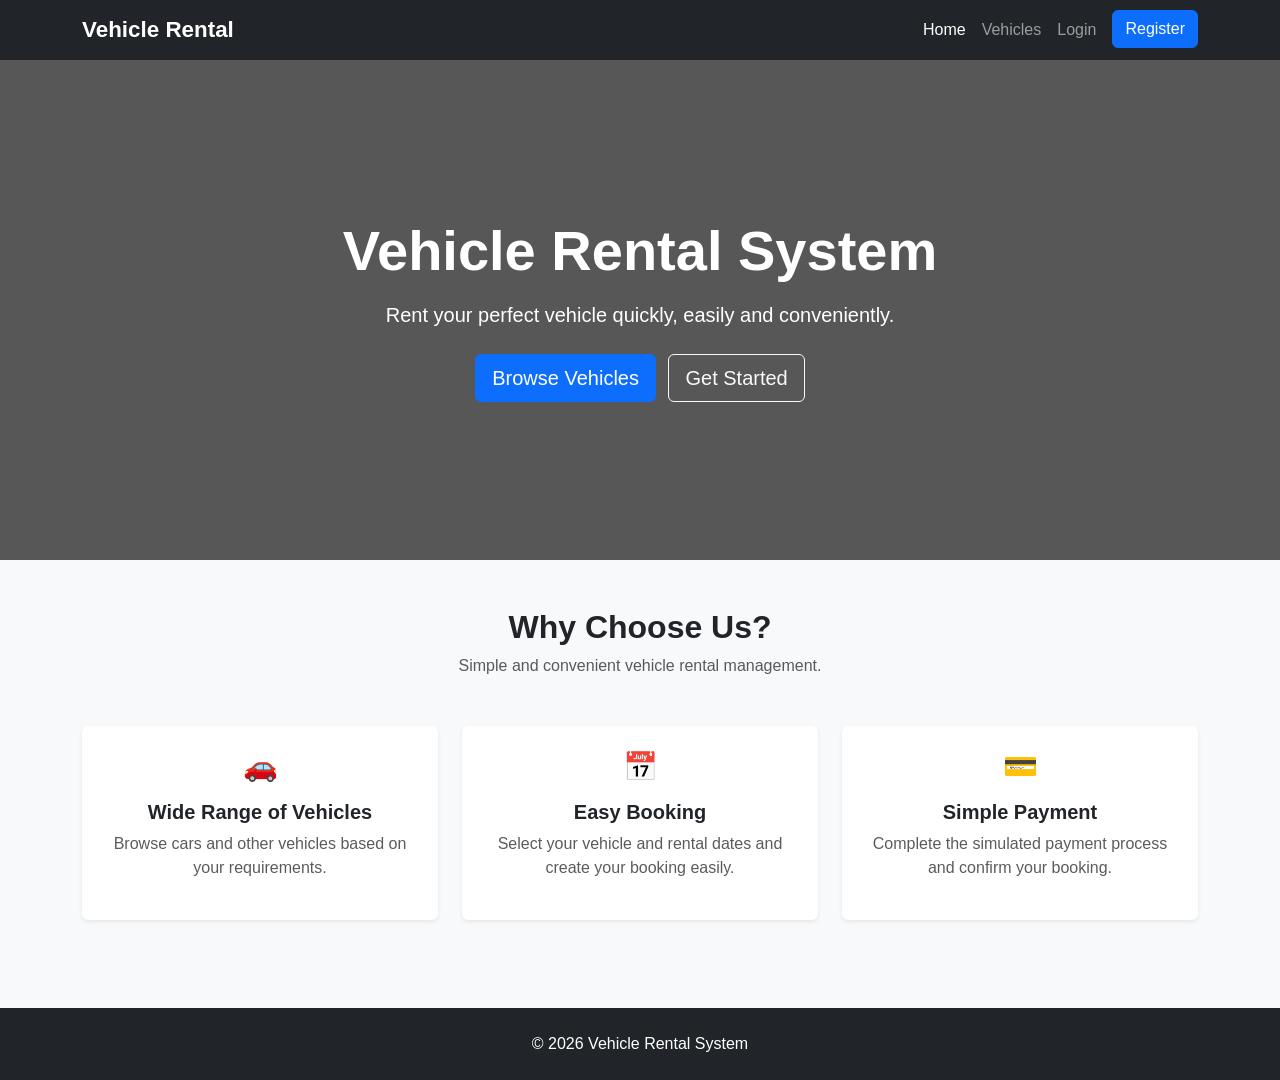
<file: src/main/resources/static/index.html>
<!DOCTYPE html>
<html lang="en">

<head>

    <meta charset="UTF-8">

    <meta
        name="viewport"
        content="width=device-width, initial-scale=1.0">

    <title>Vehicle Rental System</title>

    <link
        href="https://cdn.jsdelivr.net/npm/bootstrap@5.3.3/dist/css/bootstrap.min.css"
        rel="stylesheet">

    <link
        rel="stylesheet"
        href="css/style.css">

</head>

<body>

    <!-- ================= NAVBAR ================= -->

    <nav class="navbar navbar-expand-lg navbar-dark bg-dark">

        <div class="container">

            <a
                class="navbar-brand fw-bold"
                href="index.html">

                Vehicle Rental

            </a>


            <button
                class="navbar-toggler"
                type="button"
                data-bs-toggle="collapse"
                data-bs-target="#navbarMenu">

                <span class="navbar-toggler-icon"></span>

            </button>


            <div
                class="collapse navbar-collapse"
                id="navbarMenu">

                <ul class="navbar-nav ms-auto">

                    <!-- HOME -->

                    <li class="nav-item">

                        <a
                            class="nav-link active"
                            href="index.html">

                            Home

                        </a>

                    </li>


                    <!-- VEHICLES -->

                    <li class="nav-item">

                        <a
                            class="nav-link"
                            href="vehicles.html">

                            Vehicles

                        </a>

                    </li>


                    <!-- MY BOOKINGS -->

                    <li
                        class="nav-item"
                        id="myBookingsNav">

                        <a
                            class="nav-link"
                            href="my-bookings.html">

                            My Bookings

                        </a>

                    </li>


                    <!-- LOGIN -->

                    <li
                        class="nav-item"
                        id="loginNav">

                        <a
                            class="nav-link"
                            href="login.html">

                            Login

                        </a>

                    </li>


                    <!-- REGISTER -->

                    <li
                        class="nav-item"
                        id="registerNav">

                        <a
                            class="btn btn-primary ms-lg-2"
                            href="register.html">

                            Register

                        </a>

                    </li>


                    <!-- LOGOUT -->

                    <li
                        class="nav-item"
                        id="logoutNav">

                        <button
                            class="btn btn-outline-light ms-lg-2"
                            onclick="logout()">

                            Logout

                        </button>

                    </li>

                </ul>

            </div>

        </div>

    </nav>


    <!-- ================= HERO SECTION ================= -->

    <section class="hero-section">

        <div class="container text-center">

            <h1 class="display-4 fw-bold">

                Vehicle Rental System

            </h1>


            <p class="lead mt-3">

                Rent your perfect vehicle quickly,
                easily and conveniently.

            </p>


            <div class="mt-4">

                <a
                    href="vehicles.html"
                    class="btn btn-primary btn-lg me-2">

                    Browse Vehicles

                </a>


                <a
                    href="register.html"
                    class="btn btn-outline-light btn-lg"
                    id="getStartedButton">

                    Get Started

                </a>

            </div>

        </div>

    </section>


    <!-- ================= FEATURES ================= -->

    <section class="container py-5">

        <div class="text-center mb-5">

            <h2 class="fw-bold">

                Why Choose Us?

            </h2>


            <p class="text-muted">

                Simple and convenient vehicle rental management.

            </p>

        </div>


        <div class="row g-4">


            <!-- FEATURE 1 -->

            <div class="col-md-4">

                <div
                    class="card feature-card h-100 shadow-sm">

                    <div
                        class="card-body text-center p-4">

                        <h3>
                            🚗
                        </h3>


                        <h5
                            class="fw-bold mt-3">

                            Wide Range of Vehicles

                        </h5>


                        <p class="text-muted">

                            Browse cars and other vehicles
                            based on your requirements.

                        </p>

                    </div>

                </div>

            </div>


            <!-- FEATURE 2 -->

            <div class="col-md-4">

                <div
                    class="card feature-card h-100 shadow-sm">

                    <div
                        class="card-body text-center p-4">

                        <h3>
                            📅
                        </h3>


                        <h5
                            class="fw-bold mt-3">

                            Easy Booking

                        </h5>


                        <p class="text-muted">

                            Select your vehicle and rental
                            dates and create your booking easily.

                        </p>

                    </div>

                </div>

            </div>


            <!-- FEATURE 3 -->

            <div class="col-md-4">

                <div
                    class="card feature-card h-100 shadow-sm">

                    <div
                        class="card-body text-center p-4">

                        <h3>
                            💳
                        </h3>


                        <h5
                            class="fw-bold mt-3">

                            Simple Payment

                        </h5>


                        <p class="text-muted">

                            Complete the simulated payment process
                            and confirm your booking.

                        </p>

                    </div>

                </div>

            </div>


        </div>

    </section>


    <!-- ================= FOOTER ================= -->

    <footer
        class="bg-dark text-white text-center py-4">

        <div class="container">

            <p class="mb-0">

                © 2026 Vehicle Rental System

            </p>

        </div>

    </footer>


    <script
        src="https://cdn.jsdelivr.net/npm/bootstrap@5.3.3/dist/js/bootstrap.bundle.min.js">
    </script>


    <!-- ================= JAVASCRIPT ================= -->

    <script>

        // -------------------------------------------
        // CHECK LOGIN STATUS
        // -------------------------------------------

        const loggedInUserId =
            sessionStorage.getItem("userId");


        const loginNav =
            document.getElementById("loginNav");


        const registerNav =
            document.getElementById("registerNav");


        const myBookingsNav =
            document.getElementById("myBookingsNav");


        const logoutNav =
            document.getElementById("logoutNav");


        const getStartedButton =
            document.getElementById("getStartedButton");


        // -------------------------------------------
        // SHOW CORRECT NAVIGATION
        // -------------------------------------------

        if (loggedInUserId) {

            // User is logged in

            loginNav.classList.add("d-none");

            registerNav.classList.add("d-none");

            myBookingsNav.classList.remove("d-none");

            logoutNav.classList.remove("d-none");


            // Change Get Started button
            // to My Bookings

            getStartedButton.href =
                "my-bookings.html";

            getStartedButton.textContent =
                "My Bookings";

        } else {

            // User is logged out

            loginNav.classList.remove("d-none");

            registerNav.classList.remove("d-none");

            myBookingsNav.classList.add("d-none");

            logoutNav.classList.add("d-none");


            getStartedButton.href =
                "register.html";

            getStartedButton.textContent =
                "Get Started";

        }


        // -------------------------------------------
        // LOGOUT
        // -------------------------------------------

        function logout() {

            sessionStorage.clear();

            window.location.href =
                "login.html";

        }

    </script>

</body>

</html>
</file>
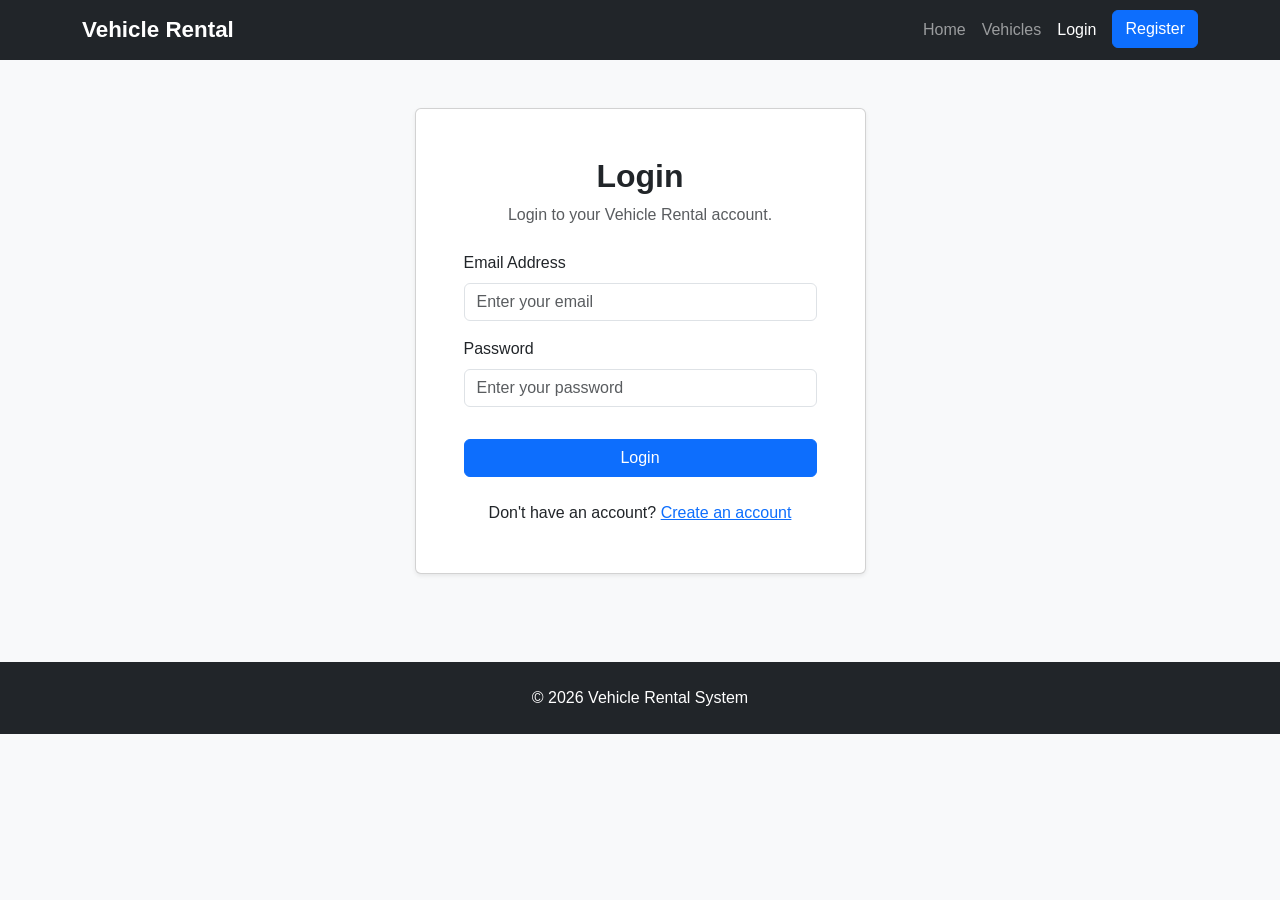
<file: src/main/resources/static/admin-dashboard.html>
<!DOCTYPE html>
<html lang="en">

<head>

    <meta charset="UTF-8">

    <meta
        name="viewport"
        content="width=device-width, initial-scale=1.0">

    <title>Admin Dashboard - Vehicle Rental System</title>

    <!-- Bootstrap CSS -->
    <link
        href="https://cdn.jsdelivr.net/npm/bootstrap@5.3.3/dist/css/bootstrap.min.css"
        rel="stylesheet">

    <!-- Custom CSS -->
    <link
        rel="stylesheet"
        href="css/style.css">

</head>

<body>

    <!-- Navigation Bar -->
    <nav class="navbar navbar-dark bg-dark">

        <div class="container">

            <a
                class="navbar-brand fw-bold"
                href="admin-dashboard.html">

                Vehicle Rental - Admin

            </a>

            <button
                class="btn btn-outline-light"
                onclick="logout()">

                Logout

            </button>

        </div>

    </nav>


    <!-- Dashboard Header -->
    <section class="bg-primary text-white py-5">

        <div class="container">

            <h1 class="fw-bold">
                Admin Dashboard
            </h1>

            <p class="mb-0">
                Manage vehicles, bookings and rental operations.
            </p>

        </div>

    </section>


    <!-- Dashboard Content -->
    <section class="container py-5">

        <!-- Admin Information -->
        <div class="card shadow-sm mb-4">

            <div class="card-body">

                <h4 class="fw-bold">
                    Welcome,
                    <span id="adminName">Admin</span>
                </h4>

                <p class="text-muted mb-0">
                    You are logged in as an administrator.
                </p>

            </div>

        </div>


        <!-- Dashboard Statistics -->
        <div class="row g-4 mb-5">

            <!-- Total Vehicles -->
            <div class="col-md-4">

                <div class="card shadow-sm h-100">

                    <div class="card-body text-center">

                        <h6 class="text-muted">
                            Total Vehicles
                        </h6>

                        <h2
                            id="totalVehicles"
                            class="fw-bold text-primary">

                            0

                        </h2>

                    </div>

                </div>

            </div>


            <!-- Available Vehicles -->
            <div class="col-md-4">

                <div class="card shadow-sm h-100">

                    <div class="card-body text-center">

                        <h6 class="text-muted">
                            Available Vehicles
                        </h6>

                        <h2
                            id="availableVehicles"
                            class="fw-bold text-success">

                            0

                        </h2>

                    </div>

                </div>

            </div>


            <!-- Total Bookings -->
            <div class="col-md-4">

                <div class="card shadow-sm h-100">

                    <div class="card-body text-center">

                        <h6 class="text-muted">
                            Total Bookings
                        </h6>

                        <h2
                            id="totalBookings"
                            class="fw-bold text-warning">

                            0

                        </h2>

                    </div>

                </div>

            </div>

        </div>


        <!-- Vehicle Management -->
        <div class="card shadow-sm mb-5">

            <div class="card-header bg-dark text-white">

                <h4 class="mb-0">
                    Vehicle Management
                </h4>

            </div>

            <div class="card-body">

                <!-- Vehicle Message -->
                <div
                    id="vehicleMessage"
                    class="alert d-none"
                    role="alert">
                </div>


                <!-- Add Vehicle Button -->
                <div class="mb-4">

                    <button
                        class="btn btn-primary"
                        onclick="showAddVehicleForm()">

                        + Add Vehicle

                    </button>

                </div>


                <!-- Add/Edit Vehicle Form -->
                <div
                    id="vehicleFormContainer"
                    class="card bg-light p-4 mb-4 d-none">

                    <h5
                        id="vehicleFormTitle"
                        class="fw-bold mb-3">

                        Add New Vehicle

                    </h5>


                    <form id="vehicleForm">

                        <div class="row g-3">

                            <!-- Vehicle Name -->
                            <div class="col-md-6">

                                <label
                                    for="vehicleName"
                                    class="form-label">

                                    Vehicle Name

                                </label>

                                <input
                                    type="text"
                                    id="vehicleName"
                                    class="form-control"
                                    placeholder="Example: Swift"
                                    required>

                            </div>


                            <!-- Brand -->
                            <div class="col-md-6">

                                <label
                                    for="vehicleBrand"
                                    class="form-label">

                                    Brand

                                </label>

                                <input
                                    type="text"
                                    id="vehicleBrand"
                                    class="form-control"
                                    placeholder="Example: Maruti"
                                    required>

                            </div>


                            <!-- Model -->
                            <div class="col-md-6">

                                <label
                                    for="vehicleModel"
                                    class="form-label">

                                    Model

                                </label>

                                <input
                                    type="text"
                                    id="vehicleModel"
                                    class="form-control"
                                    placeholder="Example: Swift VXI"
                                    required>

                            </div>


                            <!-- Type -->
                            <div class="col-md-6">

                                <label
                                    for="vehicleType"
                                    class="form-label">

                                    Vehicle Type

                                </label>

                                <select
                                    id="vehicleType"
                                    class="form-select"
                                    required>

                                    <option value="">
                                        Select Type
                                    </option>

                                    <option value="Car">
                                        Car
                                    </option>

                                    <option value="Bike">
                                        Bike
                                    </option>

                                    <option value="SUV">
                                        SUV
                                    </option>

                                    <option value="Van">
                                        Van
                                    </option>

                                    <option value="Other">
                                        Other
                                    </option>

                                </select>

                            </div>


                            <!-- Registration Number -->
                            <div class="col-md-6">

                                <label
                                    for="registrationNumber"
                                    class="form-label">

                                    Registration Number

                                </label>

                                <input
                                    type="text"
                                    id="registrationNumber"
                                    class="form-control"
                                    placeholder="Example: TS09AB1234"
                                    required>

                            </div>


                            <!-- Price -->
                            <div class="col-md-6">

                                <label
                                    for="pricePerDay"
                                    class="form-label">

                                    Price Per Day (₹)

                                </label>

                                <input
                                    type="number"
                                    id="pricePerDay"
                                    class="form-control"
                                    min="1"
                                    placeholder="Example: 1500"
                                    required>

                            </div>


                            <!-- Availability -->
                            <div class="col-md-6">

                                <label
                                    for="vehicleAvailable"
                                    class="form-label">

                                    Availability

                                </label>

                                <select
                                    id="vehicleAvailable"
                                    class="form-select"
                                    required>

                                    <option value="true">
                                        Available
                                    </option>

                                    <option value="false">
                                        Unavailable
                                    </option>

                                </select>

                            </div>


                            <!-- Description -->
                            <div class="col-12">

                                <label
                                    for="vehicleDescription"
                                    class="form-label">

                                    Description

                                </label>

                                <textarea
                                    id="vehicleDescription"
                                    class="form-control"
                                    rows="3"
                                    placeholder="Enter vehicle description"></textarea>

                            </div>


                            <!-- Buttons -->
                            <div class="col-12">

                                <button
                                    type="submit"
                                    id="saveVehicleButton"
                                    class="btn btn-success">

                                    Save Vehicle

                                </button>

                                <button
                                    type="button"
                                    class="btn btn-secondary"
                                    onclick="hideVehicleForm()">

                                    Cancel

                                </button>

                            </div>

                        </div>

                    </form>

                </div>


                <!-- Vehicle Table -->
                <div class="table-responsive">

                    <table
                        class="table table-bordered table-hover align-middle">

                        <thead class="table-dark">

                            <tr>

                                <th>ID</th>

                                <th>Name</th>

                                <th>Brand</th>

                                <th>Model</th>

                                <th>Type</th>

                                <th>Registration</th>

                                <th>Price/Day</th>

                                <th>Status</th>

                                <th>Actions</th>

                            </tr>

                        </thead>

                        <tbody id="vehicleTableBody">

                        </tbody>

                    </table>

                </div>

            </div>

        </div>


        <!-- Booking Management -->
        <div class="card shadow-sm">

            <div class="card-header bg-dark text-white">

                <h4 class="mb-0">
                    Booking Management
                </h4>

            </div>

            <div class="card-body">

                <!-- Booking Message -->
                <div
                    id="bookingMessage"
                    class="alert d-none"
                    role="alert">
                </div>


                <!-- Booking Table -->
                <div class="table-responsive">

                    <table
                        class="table table-bordered table-hover align-middle">

                        <thead class="table-dark">

                            <tr>

                                <th>ID</th>

                                <th>User</th>

                                <th>Vehicle</th>

                                <th>Start Date</th>

                                <th>End Date</th>

                                <th>Total</th>

                                <th>Payment</th>

                                <th>Booking Status</th>

                            </tr>

                        </thead>

                        <tbody id="bookingTableBody">

                        </tbody>

                    </table>

                </div>

            </div>

        </div>

    </section>


    <!-- Footer -->
    <footer class="bg-dark text-white text-center py-4">

        <div class="container">

            <p class="mb-0">
                © 2026 Vehicle Rental System
            </p>

        </div>

    </footer>


    <!-- Bootstrap JavaScript -->
    <script
        src="https://cdn.jsdelivr.net/npm/bootstrap@5.3.3/dist/js/bootstrap.bundle.min.js">
    </script>


    <!-- Admin Dashboard JavaScript -->
    <script>

        /*
         * ==========================================
         * ADMIN LOGIN CHECK
         * ==========================================
         */

        const userRole =
            sessionStorage.getItem("userRole");

        const adminName =
            sessionStorage.getItem("userName");


        if (userRole !== "ADMIN") {

            alert(
                "Access denied. Admin login required."
            );

            window.location.href =
                "login.html";

        }


        /*
         * Display admin name
         */
        if (adminName) {

            document.getElementById(
                "adminName"
            ).textContent = adminName;

        }


        /*
         * ==========================================
         * EDIT MODE
         * ==========================================
         */

        let editingVehicleId = null;


        /*
         * ==========================================
         * LOAD DASHBOARD
         * ==========================================
         */

        async function loadDashboard() {

            await loadVehicles();

            await loadBookings();

        }


        /*
         * ==========================================
         * LOAD VEHICLES
         * ==========================================
         */

        async function loadVehicles() {

            try {

                const response =
                    await fetch("/api/vehicles");


                if (!response.ok) {

                    throw new Error(
                        "Unable to load vehicles"
                    );

                }


                const vehicles =
                    await response.json();


                /*
                 * Total vehicles
                 */
                document.getElementById(
                    "totalVehicles"
                ).textContent =
                    vehicles.length;


                /*
                 * Available vehicles
                 */
                const availableCount =
                    vehicles.filter(
                        vehicle => vehicle.available
                    ).length;


                document.getElementById(
                    "availableVehicles"
                ).textContent =
                    availableCount;


                /*
                 * Vehicle table
                 */
                const tableBody =
                    document.getElementById(
                        "vehicleTableBody"
                    );


                tableBody.innerHTML = "";


                if (vehicles.length === 0) {

                    tableBody.innerHTML = `

                        <tr>

                            <td
                                colspan="9"
                                class="text-center">

                                No vehicles found.

                            </td>

                        </tr>

                    `;

                    return;

                }


                /*
                 * Create vehicle rows
                 */
                vehicles.forEach(vehicle => {

                    const row =
                        document.createElement("tr");


                    row.innerHTML = `

                        <td>
                            ${vehicle.id}
                        </td>

                        <td>
                            ${vehicle.name}
                        </td>

                        <td>
                            ${vehicle.brand}
                        </td>

                        <td>
                            ${vehicle.model}
                        </td>

                        <td>
                            ${vehicle.type}
                        </td>

                        <td>
                            ${vehicle.registrationNumber}
                        </td>

                        <td>
                            ₹${vehicle.pricePerDay}
                        </td>

                        <td>

                            <span class="badge ${
                                vehicle.available
                                ? "bg-success"
                                : "bg-danger"
                            }">

                                ${
                                    vehicle.available
                                    ? "Available"
                                    : "Unavailable"
                                }

                            </span>

                        </td>

                        <td>

                            <div class="d-flex gap-2">

                                <button
                                    class="btn btn-sm btn-warning"
                                    onclick="editVehicle(${vehicle.id})">

                                    Edit

                                </button>

                                <button
                                    class="btn btn-sm btn-danger"
                                    onclick="deleteVehicle(${vehicle.id})">

                                    Delete

                                </button>

                            </div>

                        </td>

                    `;


                    tableBody.appendChild(row);

                });

            }

            catch (error) {

                showVehicleMessage(
                    error.message,
                    "danger"
                );

            }

        }


        /*
         * ==========================================
         * LOAD BOOKINGS
         * ==========================================
         */

        async function loadBookings() {

            try {

                const response =
                    await fetch("/api/bookings");


                if (!response.ok) {

                    throw new Error(
                        "Unable to load bookings"
                    );

                }


                const bookings =
                    await response.json();


                /*
                 * Total bookings
                 */
                document.getElementById(
                    "totalBookings"
                ).textContent =
                    bookings.length;


                /*
                 * Booking table
                 */
                const tableBody =
                    document.getElementById(
                        "bookingTableBody"
                    );


                tableBody.innerHTML = "";


                if (bookings.length === 0) {

                    tableBody.innerHTML = `

                        <tr>

                            <td
                                colspan="8"
                                class="text-center">

                                No bookings found.

                            </td>

                        </tr>

                    `;

                    return;

                }


                bookings.forEach(booking => {

                    const row =
                        document.createElement("tr");


                    row.innerHTML = `

                        <td>
                            ${booking.id}
                        </td>

                        <td>
                            ${
                                booking.user
                                ? booking.user.name
                                : "Unknown"
                            }
                        </td>

                        <td>
                            ${
                                booking.vehicle
                                ? booking.vehicle.name
                                : "Unknown"
                            }
                        </td>

                        <td>
                            ${booking.startDate}
                        </td>

                        <td>
                            ${booking.endDate}
                        </td>

                        <td>
                            ₹${booking.totalAmount}
                        </td>

                        <td>

                            <span class="badge ${
                                booking.paymentStatus === "PAID"
                                ? "bg-success"
                                : "bg-warning text-dark"
                            }">

                                ${booking.paymentStatus}

                            </span>

                        </td>

                        <td>

                            <span class="badge ${
                                booking.bookingStatus === "CONFIRMED"
                                ? "bg-success"
                                : "bg-secondary"
                            }">

                                ${booking.bookingStatus}

                            </span>

                        </td>

                    `;


                    tableBody.appendChild(row);

                });

            }

            catch (error) {

                showBookingMessage(
                    error.message,
                    "danger"
                );

            }

        }


        /*
         * ==========================================
         * SHOW ADD VEHICLE FORM
         * ==========================================
         */

        function showAddVehicleForm() {

            editingVehicleId = null;


            document.getElementById(
                "vehicleFormTitle"
            ).textContent =
                "Add New Vehicle";


            document.getElementById(
                "saveVehicleButton"
            ).textContent =
                "Save Vehicle";


            document.getElementById(
                "vehicleForm"
            ).reset();


            document.getElementById(
                "vehicleAvailable"
            ).value =
                "true";


            document
                .getElementById(
                    "vehicleFormContainer"
                )
                .classList.remove("d-none");

        }


        /*
         * ==========================================
         * HIDE VEHICLE FORM
         * ==========================================
         */

        function hideVehicleForm() {

            editingVehicleId = null;


            document
                .getElementById(
                    "vehicleFormContainer"
                )
                .classList.add("d-none");


            document
                .getElementById(
                    "vehicleForm"
                )
                .reset();


            document.getElementById(
                "vehicleFormTitle"
            ).textContent =
                "Add New Vehicle";


            document.getElementById(
                "saveVehicleButton"
            ).textContent =
                "Save Vehicle";

        }


        /*
         * ==========================================
         * EDIT VEHICLE
         * ==========================================
         */

        async function editVehicle(vehicleId) {

            try {

                const response =
                    await fetch(
                        "/api/vehicles/" + vehicleId
                    );


                if (!response.ok) {

                    throw new Error(
                        "Unable to load vehicle"
                    );

                }


                const vehicle =
                    await response.json();


                /*
                 * Store ID being edited
                 */
                editingVehicleId =
                    vehicle.id;


                /*
                 * Change form title
                 */
                document.getElementById(
                    "vehicleFormTitle"
                ).textContent =
                    "Edit Vehicle";


                /*
                 * Fill form fields
                 */
                document.getElementById(
                    "vehicleName"
                ).value =
                    vehicle.name;


                document.getElementById(
                    "vehicleBrand"
                ).value =
                    vehicle.brand;


                document.getElementById(
                    "vehicleModel"
                ).value =
                    vehicle.model;


                document.getElementById(
                    "vehicleType"
                ).value =
                    vehicle.type;


                document.getElementById(
                    "registrationNumber"
                ).value =
                    vehicle.registrationNumber;


                document.getElementById(
                    "pricePerDay"
                ).value =
                    vehicle.pricePerDay;


                document.getElementById(
                    "vehicleAvailable"
                ).value =
                    vehicle.available
                    ? "true"
                    : "false";


                document.getElementById(
                    "vehicleDescription"
                ).value =
                    vehicle.description || "";


                /*
                 * Change button text
                 */
                document.getElementById(
                    "saveVehicleButton"
                ).textContent =
                    "Update Vehicle";


                /*
                 * Show form
                 */
                document
                    .getElementById(
                        "vehicleFormContainer"
                    )
                    .classList.remove("d-none");


                /*
                 * Scroll to form
                 */
                document
                    .getElementById(
                        "vehicleFormContainer"
                    )
                    .scrollIntoView({
                        behavior: "smooth"
                    });

            }

            catch (error) {

                showVehicleMessage(
                    error.message,
                    "danger"
                );

            }

        }


        /*
         * ==========================================
         * ADD OR UPDATE VEHICLE
         * ==========================================
         */

        document
            .getElementById("vehicleForm")
            .addEventListener(
                "submit",
                async function(event) {

                    event.preventDefault();


                    /*
                     * Create vehicle object
                     */
                    const vehicle = {

                        name:
                            document
                                .getElementById(
                                    "vehicleName"
                                )
                                .value
                                .trim(),

                        brand:
                            document
                                .getElementById(
                                    "vehicleBrand"
                                )
                                .value
                                .trim(),

                        model:
                            document
                                .getElementById(
                                    "vehicleModel"
                                )
                                .value
                                .trim(),

                        type:
                            document
                                .getElementById(
                                    "vehicleType"
                                )
                                .value,

                        registrationNumber:
                            document
                                .getElementById(
                                    "registrationNumber"
                                )
                                .value
                                .trim(),

                        pricePerDay:
                            Number(
                                document
                                    .getElementById(
                                        "pricePerDay"
                                    )
                                    .value
                            ),

                        available:
                            document
                                .getElementById(
                                    "vehicleAvailable"
                                )
                                .value === "true",

                        description:
                            document
                                .getElementById(
                                    "vehicleDescription"
                                )
                                .value
                                .trim()

                    };


                    try {

                        let response;


                        /*
                         * =================================
                         * UPDATE EXISTING VEHICLE
                         * =================================
                         */

                        if (editingVehicleId !== null) {

                            response =
                                await fetch(
                                    "/api/vehicles/" +
                                    editingVehicleId,
                                    {
                                        method: "PUT",

                                        headers: {
                                            "Content-Type":
                                                "application/json"
                                        },

                                        body:
                                            JSON.stringify(
                                                vehicle
                                            )
                                    }
                                );

                        }


                        /*
                         * =================================
                         * ADD NEW VEHICLE
                         * =================================
                         */

                        else {

                            response =
                                await fetch(
                                    "/api/vehicles",
                                    {
                                        method: "POST",

                                        headers: {
                                            "Content-Type":
                                                "application/json"
                                        },

                                        body:
                                            JSON.stringify(
                                                vehicle
                                            )
                                    }
                                );

                        }


                        /*
                         * Check response
                         */
                        if (!response.ok) {

                            const errorText =
                                await response.text();


                            throw new Error(
                                errorText ||
                                "Unable to save vehicle"
                            );

                        }


                        /*
                         * Success message
                         */
                        if (editingVehicleId !== null) {

                            showVehicleMessage(
                                "Vehicle updated successfully.",
                                "success"
                            );

                        } else {

                            showVehicleMessage(
                                "Vehicle added successfully.",
                                "success"
                            );

                        }


                        /*
                         * Close form
                         */
                        hideVehicleForm();


                        /*
                         * Refresh vehicles
                         */
                        await loadVehicles();

                    }

                    catch (error) {

                        showVehicleMessage(
                            error.message,
                            "danger"
                        );

                    }

                }
            );


        /*
         * ==========================================
         * DELETE VEHICLE
         * ==========================================
         */

        async function deleteVehicle(vehicleId) {

            /*
             * Confirmation
             */
            const confirmed =
                confirm(
                    "Are you sure you want to delete this vehicle?"
                );


            if (!confirmed) {

                return;

            }


            try {

                const response =
                    await fetch(
                        "/api/vehicles/" + vehicleId,
                        {
                            method: "DELETE"
                        }
                    );


                if (!response.ok) {

                    const errorText =
                        await response.text();


                    throw new Error(
                        errorText ||
                        "Unable to delete vehicle"
                    );

                }


                /*
                 * Success message
                 */
                showVehicleMessage(
                    "Vehicle deleted successfully.",
                    "success"
                );


                /*
                 * Refresh vehicle table
                 */
                await loadVehicles();

            }

            catch (error) {

                showVehicleMessage(
                    error.message,
                    "danger"
                );

            }

        }


        /*
         * ==========================================
         * VEHICLE MESSAGE
         * ==========================================
         */

        function showVehicleMessage(
            message,
            type
        ) {

            const element =
                document.getElementById(
                    "vehicleMessage"
                );


            element.textContent =
                message;


            element.className =
                "alert alert-" + type;

        }


        /*
         * ==========================================
         * BOOKING MESSAGE
         * ==========================================
         */

        function showBookingMessage(
            message,
            type
        ) {

            const element =
                document.getElementById(
                    "bookingMessage"
                );


            element.textContent =
                message;


            element.className =
                "alert alert-" + type;

        }


        /*
         * ==========================================
         * LOGOUT
         * ==========================================
         */

        function logout() {

            sessionStorage.clear();


            window.location.href =
                "login.html";

        }


        /*
         * ==========================================
         * START DASHBOARD
         * ==========================================
         */

        loadDashboard();

    </script>

</body>

</html>
</file>
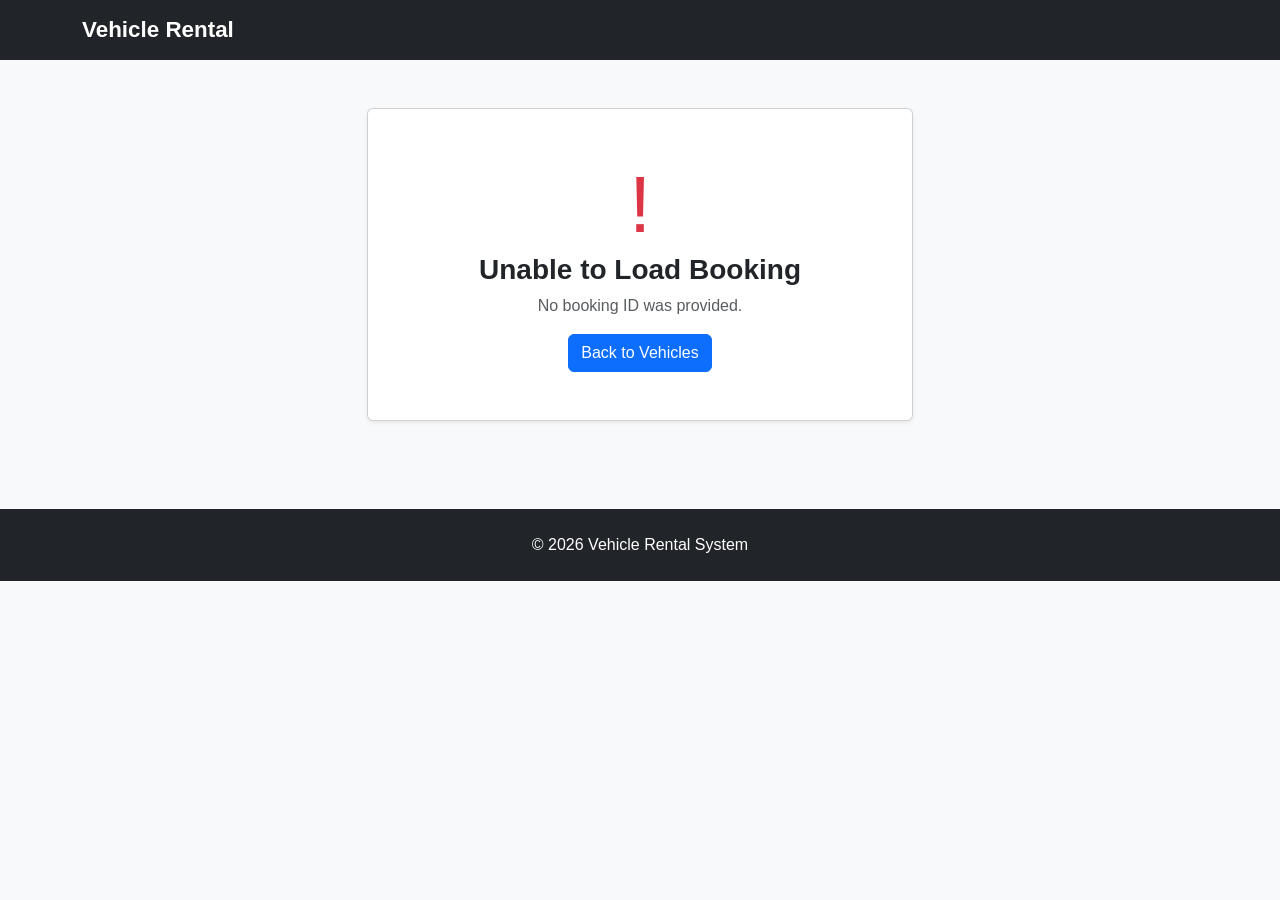
<file: src/main/resources/static/booking-confirmation.html>
<!DOCTYPE html>
<html lang="en">

<head>

    <meta charset="UTF-8">

    <meta
        name="viewport"
        content="width=device-width, initial-scale=1.0">

    <title>Booking Confirmed - Vehicle Rental System</title>

    <!-- Bootstrap CSS -->
    <link
        href="https://cdn.jsdelivr.net/npm/bootstrap@5.3.3/dist/css/bootstrap.min.css"
        rel="stylesheet">

    <!-- Custom CSS -->
    <link
        rel="stylesheet"
        href="css/style.css">

</head>

<body>

    <!-- Navigation -->
    <nav class="navbar navbar-expand-lg navbar-dark bg-dark">

        <div class="container">

            <a
                class="navbar-brand fw-bold"
                href="index.html">

                Vehicle Rental

            </a>

        </div>

    </nav>


    <!-- Confirmation Section -->
    <section class="container py-5">

        <div class="row justify-content-center">

            <div class="col-md-8 col-lg-6">

                <div
                    id="loadingCard"
                    class="card shadow-sm">

                    <div class="card-body text-center p-5">

                        <div
                            class="spinner-border text-primary mb-3"
                            role="status">

                        </div>

                        <h4>
                            Loading booking details...
                        </h4>

                    </div>

                </div>


                <!-- Confirmation Card -->
                <div
                    id="confirmationCard"
                    class="card shadow-sm d-none">

                    <div class="card-body p-4 p-md-5">

                        <!-- Success Icon -->
                        <div class="text-center mb-4">

                            <div
                                class="display-1 text-success">

                                ✓

                            </div>


                            <h1 class="fw-bold text-success">

                                Booking Confirmed!

                            </h1>


                            <p class="text-muted">

                                Your vehicle rental has been successfully
                                confirmed.

                            </p>

                        </div>


                        <!-- Booking Details -->
                        <div class="card bg-light mb-4">

                            <div class="card-body">

                                <h5 class="fw-bold mb-3">

                                    Booking Details

                                </h5>


                                <div
                                    class="d-flex justify-content-between mb-2">

                                    <span>
                                        Booking ID
                                    </span>

                                    <strong id="bookingId">
                                        -
                                    </strong>

                                </div>


                                <div
                                    class="d-flex justify-content-between mb-2">

                                    <span>
                                        Customer
                                    </span>

                                    <strong id="customerName">
                                        -
                                    </strong>

                                </div>


                                <div
                                    class="d-flex justify-content-between mb-2">

                                    <span>
                                        Vehicle
                                    </span>

                                    <strong id="vehicleName">
                                        -
                                    </strong>

                                </div>


                                <div
                                    class="d-flex justify-content-between mb-2">

                                    <span>
                                        Start Date
                                    </span>

                                    <strong id="startDate">
                                        -
                                    </strong>

                                </div>


                                <div
                                    class="d-flex justify-content-between mb-2">

                                    <span>
                                        End Date
                                    </span>

                                    <strong id="endDate">
                                        -
                                    </strong>

                                </div>


                                <hr>


                                <div
                                    class="d-flex justify-content-between mb-2">

                                    <span>
                                        Payment Status
                                    </span>

                                    <span
                                        id="paymentStatus"
                                        class="badge bg-success">

                                        PAID

                                    </span>

                                </div>


                                <div
                                    class="d-flex justify-content-between">

                                    <span class="fw-bold">
                                        Booking Status
                                    </span>

                                    <span
                                        id="bookingStatus"
                                        class="badge bg-success">

                                        CONFIRMED

                                    </span>

                                </div>


                                <hr>


                                <div
                                    class="d-flex justify-content-between">

                                    <span class="fw-bold">
                                        Total Amount
                                    </span>

                                    <strong
                                        id="totalAmount"
                                        class="text-primary fs-4">

                                        ₹0

                                    </strong>

                                </div>

                            </div>

                        </div>


                        <!-- Success Message -->
                        <div class="alert alert-success">

                            <strong>
                                Payment successful!
                            </strong>

                            <br>

                            Your booking has been confirmed successfully.

                        </div>


                        <!-- Buttons -->
                        <a
                            href="vehicles.html"
                            class="btn btn-primary w-100">

                            Browse More Vehicles

                        </a>


                        <a
                            href="index.html"
                            class="btn btn-outline-secondary w-100 mt-2">

                            Back to Home

                        </a>

                    </div>

                </div>


                <!-- Error Card -->
                <div
                    id="errorCard"
                    class="card shadow-sm d-none">

                    <div class="card-body text-center p-5">

                        <div class="display-1 text-danger">
                            !
                        </div>


                        <h3 class="fw-bold">
                            Unable to Load Booking
                        </h3>


                        <p
                            id="errorMessage"
                            class="text-muted">
                        </p>


                        <a
                            href="vehicles.html"
                            class="btn btn-primary">

                            Back to Vehicles

                        </a>

                    </div>

                </div>

            </div>

        </div>

    </section>


    <!-- Footer -->
    <footer class="bg-dark text-white text-center py-4">

        <div class="container">

            <p class="mb-0">
                © 2026 Vehicle Rental System
            </p>

        </div>

    </footer>


    <!-- Bootstrap JavaScript -->
    <script
        src="https://cdn.jsdelivr.net/npm/bootstrap@5.3.3/dist/js/bootstrap.bundle.min.js">
    </script>


    <!-- Confirmation JavaScript -->
    <script>

        /*
         * ==========================================
         * GET BOOKING ID
         * ==========================================
         */

        const urlParams =
            new URLSearchParams(
                window.location.search
            );


        const bookingIdFromUrl =
            urlParams.get("bookingId");


        const storedBookingId =
            sessionStorage.getItem(
                "bookingId"
            );


        /*
         * Use URL booking ID first.
         */
        const bookingId =
            bookingIdFromUrl ||
            storedBookingId;


        /*
         * ==========================================
         * HTML ELEMENTS
         * ==========================================
         */

        const loadingCard =
            document.getElementById(
                "loadingCard"
            );


        const confirmationCard =
            document.getElementById(
                "confirmationCard"
            );


        const errorCard =
            document.getElementById(
                "errorCard"
            );


        const errorMessage =
            document.getElementById(
                "errorMessage"
            );


        /*
         * ==========================================
         * LOAD BOOKING
         * ==========================================
         */

        async function loadBooking() {

            /*
             * Check booking ID
             */
            if (!bookingId) {

                showError(
                    "No booking ID was provided."
                );

                return;

            }


            try {

                /*
                 * Request booking
                 */
                const response =
                    await fetch(
                        "/api/bookings/" +
                        bookingId
                    );


                if (!response.ok) {

                    throw new Error(
                        "Booking not found."
                    );

                }


                /*
                 * Get booking
                 */
                const booking =
                    await response.json();


                /*
                 * Make sure payment
                 * was completed.
                 */
                if (
                    booking.paymentStatus !==
                    "PAID"
                ) {

                    throw new Error(
                        "Payment has not been completed for this booking."
                    );

                }


                /*
                 * Display booking details
                 */
                document.getElementById(
                    "bookingId"
                ).textContent =
                    booking.id;


                document.getElementById(
                    "customerName"
                ).textContent =
                    booking.user
                    ? booking.user.name
                    : "Customer";


                document.getElementById(
                    "vehicleName"
                ).textContent =
                    booking.vehicle
                    ? booking.vehicle.name
                    : "Vehicle";


                document.getElementById(
                    "startDate"
                ).textContent =
                    booking.startDate;


                document.getElementById(
                    "endDate"
                ).textContent =
                    booking.endDate;


                document.getElementById(
                    "paymentStatus"
                ).textContent =
                    booking.paymentStatus;


                document.getElementById(
                    "bookingStatus"
                ).textContent =
                    booking.bookingStatus;


                document.getElementById(
                    "totalAmount"
                ).textContent =
                    "₹" +
                    booking.totalAmount;


                /*
                 * Hide loading
                 */
                loadingCard.classList.add(
                    "d-none"
                );


                /*
                 * Show confirmation
                 */
                confirmationCard.classList.remove(
                    "d-none"
                );


                /*
                 * Remove stored booking
                 * after successful display.
                 */
                sessionStorage.removeItem(
                    "bookingId"
                );

            }

            catch (error) {

                showError(
                    error.message
                );

            }

        }


        /*
         * ==========================================
         * SHOW ERROR
         * ==========================================
         */

        function showError(message) {

            loadingCard.classList.add(
                "d-none"
            );


            confirmationCard.classList.add(
                "d-none"
            );


            errorMessage.textContent =
                message;


            errorCard.classList.remove(
                "d-none"
            );

        }


        /*
         * ==========================================
         * START
         * ==========================================
         */

        loadBooking();

    </script>

</body>

</html>
</file>
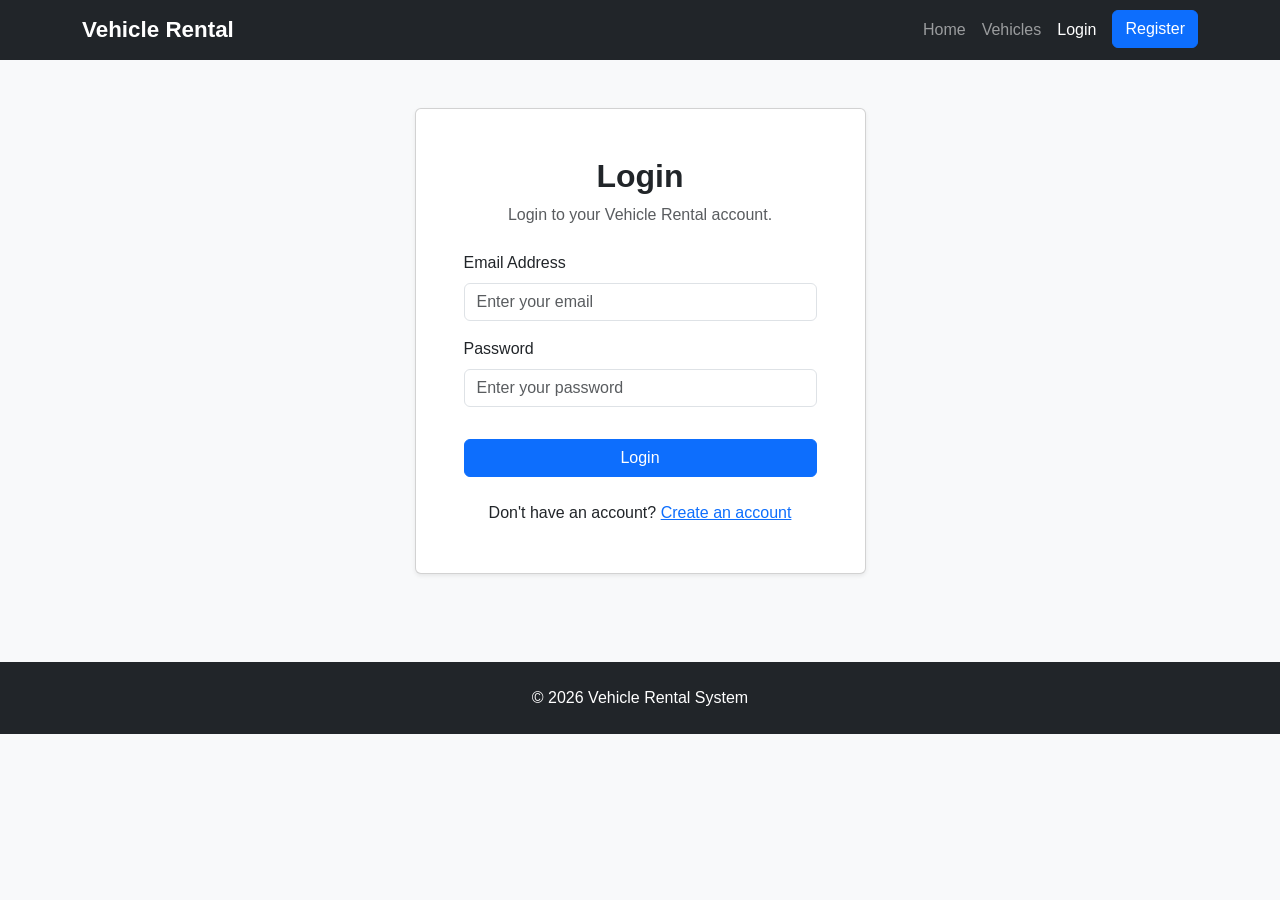
<file: src/main/resources/static/booking.html>
<!DOCTYPE html>
<html lang="en">

<head>

    <meta charset="UTF-8">

    <meta
        name="viewport"
        content="width=device-width, initial-scale=1.0">

    <title>Create Booking - Vehicle Rental System</title>

    <link
        href="https://cdn.jsdelivr.net/npm/bootstrap@5.3.3/dist/css/bootstrap.min.css"
        rel="stylesheet">

    <link
        rel="stylesheet"
        href="css/style.css">

</head>

<body>

    <!-- ================= NAVBAR ================= -->

    <nav class="navbar navbar-expand-lg navbar-dark bg-dark">

        <div class="container">

            <a
                class="navbar-brand fw-bold"
                href="index.html">

                Vehicle Rental

            </a>

            <button
                class="navbar-toggler"
                type="button"
                data-bs-toggle="collapse"
                data-bs-target="#navbarMenu">

                <span class="navbar-toggler-icon"></span>

            </button>

            <div
                class="collapse navbar-collapse"
                id="navbarMenu">

                <ul class="navbar-nav ms-auto">

                    <li class="nav-item">

                        <a
                            class="nav-link"
                            href="index.html">

                            Home

                        </a>

                    </li>

                    <li class="nav-item">

                        <a
                            class="nav-link"
                            href="vehicles.html">

                            Vehicles

                        </a>

                    </li>

                    <li class="nav-item">

                        <a
                            class="nav-link"
                            href="my-bookings.html">

                            My Bookings

                        </a>

                    </li>

                    <li class="nav-item">

                        <button
                            class="btn btn-outline-light ms-lg-2"
                            onclick="logout()">

                            Logout

                        </button>

                    </li>

                </ul>

            </div>

        </div>

    </nav>


    <!-- ================= PAGE HEADER ================= -->

    <section class="bg-dark text-white py-5">

        <div class="container text-center">

            <h1 class="fw-bold">
                Create Booking
            </h1>

            <p class="mb-0">
                Select your rental dates and confirm your booking.
            </p>

        </div>

    </section>


    <!-- ================= BOOKING SECTION ================= -->

    <section class="container py-5">

        <div class="row justify-content-center">

            <div class="col-lg-8">


                <!-- Error / Success Message -->

                <div
                    id="message"
                    class="alert d-none"
                    role="alert">
                </div>


                <!-- Loading Vehicle -->

                <div
                    id="loadingMessage"
                    class="text-center mb-4">

                    <div
                        class="spinner-border text-primary"
                        role="status">
                    </div>

                    <p class="mt-3">
                        Loading vehicle details...
                    </p>

                </div>


                <!-- Vehicle Details -->

                <div
                    id="vehicleCard"
                    class="card shadow-sm mb-4 d-none">

                    <div class="card-body">

                        <div
                            class="d-flex justify-content-between align-items-start">

                            <div>

                                <h3
                                    id="vehicleName"
                                    class="fw-bold">
                                </h3>

                                <p
                                    id="vehicleBrandModel"
                                    class="text-muted mb-2">
                                </p>

                            </div>

                            <span
                                id="availabilityBadge"
                                class="badge">
                            </span>

                        </div>


                        <hr>


                        <div class="row">

                            <div class="col-md-6">

                                <p>

                                    <strong>
                                        Type:
                                    </strong>

                                    <span
                                        id="vehicleType">
                                    </span>

                                </p>

                            </div>


                            <div class="col-md-6">

                                <p>

                                    <strong>
                                        Price per Day:
                                    </strong>

                                    ₹<span
                                        id="pricePerDay">
                                    </span>

                                </p>

                            </div>

                        </div>


                        <p>

                            <strong>
                                Description:
                            </strong>

                            <span
                                id="vehicleDescription">
                            </span>

                        </p>

                    </div>

                </div>


                <!-- Booking Form -->

                <div
                    id="bookingCard"
                    class="card shadow-sm d-none">

                    <div class="card-header bg-primary text-white">

                        <h4 class="mb-0">
                            Rental Details
                        </h4>

                    </div>


                    <div class="card-body">

                        <form id="bookingForm">


                            <!-- Start Date -->

                            <div class="mb-3">

                                <label
                                    for="startDate"
                                    class="form-label fw-bold">

                                    Start Date

                                </label>

                                <input
                                    type="date"
                                    id="startDate"
                                    class="form-control"
                                    required>

                            </div>


                            <!-- End Date -->

                            <div class="mb-3">

                                <label
                                    for="endDate"
                                    class="form-label fw-bold">

                                    End Date

                                </label>

                                <input
                                    type="date"
                                    id="endDate"
                                    class="form-control"
                                    required>

                            </div>


                            <!-- Rental Days -->

                            <div class="alert alert-light border">

                                <div
                                    class="d-flex justify-content-between">

                                    <span>
                                        Rental Days
                                    </span>

                                    <strong
                                        id="numberOfDays">

                                        0

                                    </strong>

                                </div>


                                <div
                                    class="d-flex justify-content-between mt-2">

                                    <span>
                                        Price Per Day
                                    </span>

                                    <strong>

                                        ₹<span
                                            id="summaryPrice">
                                            0
                                        </span>

                                    </strong>

                                </div>


                                <hr>


                                <div
                                    class="d-flex justify-content-between">

                                    <span
                                        class="fw-bold">

                                        Total Amount

                                    </span>

                                    <strong
                                        class="text-primary">

                                        ₹<span
                                            id="totalAmount">
                                            0
                                        </span>

                                    </strong>

                                </div>

                            </div>


                            <!-- Create Booking -->

                            <button
                                type="submit"
                                id="createBookingButton"
                                class="btn btn-primary w-100">

                                Create Booking

                            </button>


                        </form>

                    </div>

                </div>

            </div>

        </div>

    </section>


    <!-- ================= FOOTER ================= -->

    <footer
        class="bg-dark text-white text-center py-4">

        <div class="container">

            <p class="mb-0">
                © 2026 Vehicle Rental System
            </p>

        </div>

    </footer>


    <script
        src="https://cdn.jsdelivr.net/npm/bootstrap@5.3.3/dist/js/bootstrap.bundle.min.js">
    </script>


    <script>

        // ==================================================
        // USER INFORMATION
        // ==================================================

        const userId =
            sessionStorage.getItem("userId");


        const vehicleId =
            new URLSearchParams(
                window.location.search
            ).get("vehicleId");


        let vehiclePrice = 0;


        // ==================================================
        // CHECK LOGIN
        // ==================================================

        if (!userId) {

            window.location.href =
                "login.html?vehicleId=" +
                encodeURIComponent(vehicleId || "");

        }


        // ==================================================
        // LOGOUT
        // ==================================================

        function logout() {

            sessionStorage.clear();

            window.location.href =
                "login.html";

        }


        // ==================================================
        // ELEMENTS
        // ==================================================

        const loadingMessage =
            document.getElementById(
                "loadingMessage"
            );


        const vehicleCard =
            document.getElementById(
                "vehicleCard"
            );


        const bookingCard =
            document.getElementById(
                "bookingCard"
            );


        const message =
            document.getElementById(
                "message"
            );


        const vehicleName =
            document.getElementById(
                "vehicleName"
            );


        const vehicleBrandModel =
            document.getElementById(
                "vehicleBrandModel"
            );


        const vehicleType =
            document.getElementById(
                "vehicleType"
            );


        const vehicleDescription =
            document.getElementById(
                "vehicleDescription"
            );


        const pricePerDay =
            document.getElementById(
                "pricePerDay"
            );


        const summaryPrice =
            document.getElementById(
                "summaryPrice"
            );


        const availabilityBadge =
            document.getElementById(
                "availabilityBadge"
            );


        const startDateInput =
            document.getElementById(
                "startDate"
            );


        const endDateInput =
            document.getElementById(
                "endDate"
            );


        const numberOfDays =
            document.getElementById(
                "numberOfDays"
            );


        const totalAmount =
            document.getElementById(
                "totalAmount"
            );


        const createBookingButton =
            document.getElementById(
                "createBookingButton"
            );


        // ==================================================
        // SHOW MESSAGE
        // ==================================================

        function showMessage(
            text,
            type
        ) {

            message.textContent =
                text;

            message.className =
                "alert alert-" +
                type;

            message.classList.remove(
                "d-none"
            );

        }


        // ==================================================
        // HIDE MESSAGE
        // ==================================================

        function hideMessage() {

            message.classList.add(
                "d-none"
            );

            message.textContent =
                "";

        }


        // ==================================================
        // LOAD VEHICLE
        // ==================================================

        async function loadVehicle() {

            if (!vehicleId) {

                loadingMessage.classList.add(
                    "d-none"
                );

                showMessage(
                    "No vehicle was selected. Please go back to the Vehicles page.",
                    "danger"
                );

                return;

            }


            try {

                const response =
                    await fetch(
                        "/api/vehicles/" +
                        encodeURIComponent(
                            vehicleId
                        )
                    );


                if (!response.ok) {

                    throw new Error(
                        "Unable to load vehicle details."
                    );

                }


                const vehicle =
                    await response.json();


                vehiclePrice =
                    Number(
                        vehicle.pricePerDay
                    );


                vehicleName.textContent =
                    vehicle.name;


                vehicleBrandModel.textContent =
                    vehicle.brand +
                    " " +
                    vehicle.model;


                vehicleType.textContent =
                    vehicle.type;


                vehicleDescription.textContent =
                    vehicle.description ||
                    "No description available";


                pricePerDay.textContent =
                    vehiclePrice;


                summaryPrice.textContent =
                    vehiclePrice;


                if (vehicle.available) {

                    availabilityBadge.textContent =
                        "Available";

                    availabilityBadge.className =
                        "badge bg-success";

                } else {

                    availabilityBadge.textContent =
                        "Unavailable";

                    availabilityBadge.className =
                        "badge bg-danger";

                    createBookingButton.disabled =
                        true;

                }


                loadingMessage.classList.add(
                    "d-none"
                );


                vehicleCard.classList.remove(
                    "d-none"
                );


                bookingCard.classList.remove(
                    "d-none"
                );


                // Minimum selectable date = today

                const today =
                    new Date()
                        .toISOString()
                        .split("T")[0];


                startDateInput.min =
                    today;


                endDateInput.min =
                    today;


            }


            catch (error) {

                loadingMessage.classList.add(
                    "d-none"
                );

                showMessage(
                    error.message,
                    "danger"
                );

            }

        }


        // ==================================================
        // CALCULATE TOTAL
        // ==================================================

        function calculateTotal() {

            const startDate =
                startDateInput.value;


            const endDate =
                endDateInput.value;


            if (
                !startDate ||
                !endDate
            ) {

                numberOfDays.textContent =
                    "0";

                totalAmount.textContent =
                    "0";

                return;

            }


            const start =
                new Date(
                    startDate + "T00:00:00"
                );


            const end =
                new Date(
                    endDate + "T00:00:00"
                );


            const difference =
                end.getTime() -
                start.getTime();


            if (difference < 0) {

                numberOfDays.textContent =
                    "0";

                totalAmount.textContent =
                    "0";

                return;

            }


            let days =
                Math.ceil(
                    difference /
                    (1000 * 60 * 60 * 24)
                );


            // Same-day rental = 1 day

            if (days === 0) {

                days = 1;

            }


            const total =
                days *
                vehiclePrice;


            numberOfDays.textContent =
                days;


            totalAmount.textContent =
                total;

        }


        // ==================================================
        // DATE CHANGE EVENTS
        // ==================================================

        startDateInput.addEventListener(
            "change",
            function() {

                hideMessage();

                if (startDateInput.value) {

                    endDateInput.min =
                        startDateInput.value;

                }

                calculateTotal();

            }
        );


        endDateInput.addEventListener(
            "change",
            function() {

                hideMessage();

                calculateTotal();

            }
        );


        // ==================================================
        // CREATE BOOKING
        // ==================================================

        document
            .getElementById("bookingForm")
            .addEventListener(
                "submit",
                async function(event) {

                    event.preventDefault();


                    hideMessage();


                    const startDate =
                        startDateInput.value;


                    const endDate =
                        endDateInput.value;


                    // --------------------------------------
                    // Validate dates
                    // --------------------------------------

                    if (
                        !startDate ||
                        !endDate
                    ) {

                        showMessage(
                            "Please select both start date and end date.",
                            "danger"
                        );

                        return;

                    }


                    const start =
                        new Date(
                            startDate + "T00:00:00"
                        );


                    const end =
                        new Date(
                            endDate + "T00:00:00"
                        );


                    if (end < start) {

                        showMessage(
                            "End date cannot be before start date.",
                            "danger"
                        );

                        return;

                    }


                    // --------------------------------------
                    // Prevent past start date
                    // --------------------------------------

                    const today =
                        new Date();

                    today.setHours(
                        0,
                        0,
                        0,
                        0
                    );


                    if (start < today) {

                        showMessage(
                            "Start date cannot be in the past.",
                            "danger"
                        );

                        return;

                    }


                    // --------------------------------------
                    // Disable button
                    // --------------------------------------

                    createBookingButton.disabled =
                        true;


                    createBookingButton.textContent =
                        "Creating Booking...";


                    try {

                        const url =
                            "/api/bookings" +
                            "?userId=" +
                            encodeURIComponent(
                                userId
                            ) +
                            "&vehicleId=" +
                            encodeURIComponent(
                                vehicleId
                            ) +
                            "&startDate=" +
                            encodeURIComponent(
                                startDate
                            ) +
                            "&endDate=" +
                            encodeURIComponent(
                                endDate
                            );


                        const response =
                            await fetch(
                                url,
                                {
                                    method: "POST"
                                }
                            );


                        // ----------------------------------
                        // Handle API errors
                        // ----------------------------------

                        if (!response.ok) {

                            let errorText =
                                await response.text();


                            // Remove any accidental JSON
                            // formatting from the message.

                            try {

                                const errorJson =
                                    JSON.parse(
                                        errorText
                                    );

                                if (
                                    errorJson.message
                                ) {

                                    errorText =
                                        errorJson.message;

                                }

                            } catch (parseError) {

                                // Response was plain text.
                                // Keep it as it is.

                            }


                            throw new Error(
                                errorText ||
                                "Unable to create booking."
                            );

                        }


                        // ----------------------------------
                        // Successful booking
                        // ----------------------------------

                        const booking =
                            await response.json();


                        sessionStorage.setItem(
                            "bookingId",
                            booking.id
                        );


                        showMessage(
                            "Booking created successfully. Redirecting to payment...",
                            "success"
                        );


                        setTimeout(
                            function() {

                                window.location.href =
                                    "payment.html";

                            },
                            1000
                        );

                    }


                    catch (error) {

                        console.error(
                            "Booking error:",
                            error
                        );


                        showMessage(
                            error.message,
                            "danger"
                        );


                        createBookingButton.disabled =
                            false;


                        createBookingButton.textContent =
                            "Create Booking";

                    }

                }
            );


        // ==================================================
        // START
        // ==================================================

        loadVehicle();

    </script>

</body>

</html>
</file>
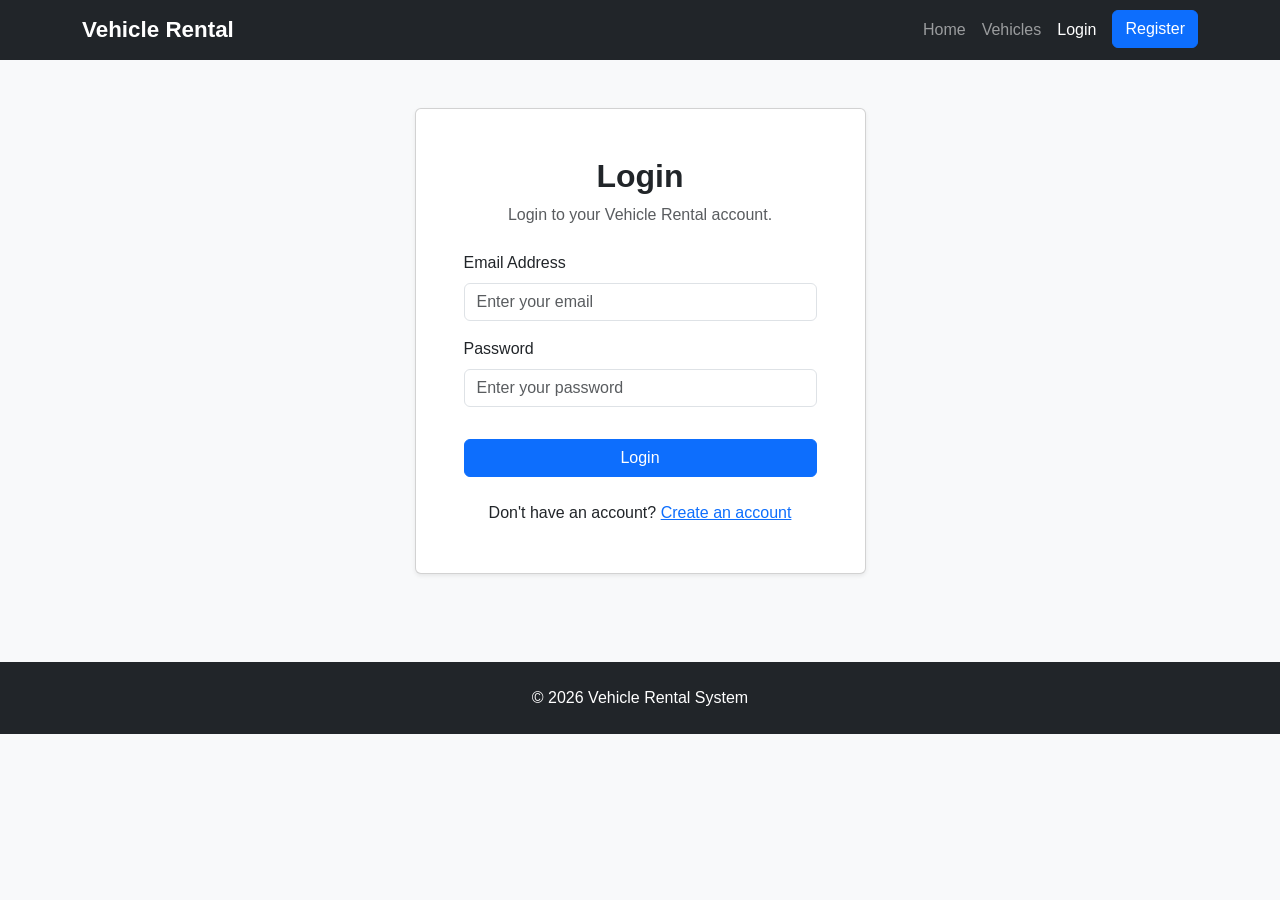
<file: src/main/resources/static/login.html>
<!DOCTYPE html>
<html lang="en">

<head>

    <meta charset="UTF-8">

    <meta
        name="viewport"
        content="width=device-width, initial-scale=1.0">

    <title>Login - Vehicle Rental System</title>

    <!-- Bootstrap CSS -->
    <link
        href="https://cdn.jsdelivr.net/npm/bootstrap@5.3.3/dist/css/bootstrap.min.css"
        rel="stylesheet">

    <!-- Custom CSS -->
    <link
        rel="stylesheet"
        href="css/style.css">

</head>

<body>

    <!-- Navigation Bar -->
    <nav class="navbar navbar-expand-lg navbar-dark bg-dark">

        <div class="container">

            <a
                class="navbar-brand fw-bold"
                href="index.html">

                Vehicle Rental

            </a>


            <button
                class="navbar-toggler"
                type="button"
                data-bs-toggle="collapse"
                data-bs-target="#navbarMenu">

                <span class="navbar-toggler-icon"></span>

            </button>


            <div
                class="collapse navbar-collapse"
                id="navbarMenu">

                <ul class="navbar-nav ms-auto">

                    <li class="nav-item">

                        <a
                            class="nav-link"
                            href="index.html">

                            Home

                        </a>

                    </li>


                    <li class="nav-item">

                        <a
                            class="nav-link"
                            href="vehicles.html">

                            Vehicles

                        </a>

                    </li>


                    <li class="nav-item">

                        <a
                            class="nav-link active"
                            href="login.html">

                            Login

                        </a>

                    </li>


                    <li class="nav-item">

                        <a
                            class="btn btn-primary ms-lg-2"
                            href="register.html">

                            Register

                        </a>

                    </li>

                </ul>

            </div>

        </div>

    </nav>


    <!-- Login Section -->
    <section class="container py-5">

        <div class="row justify-content-center">

            <div class="col-md-7 col-lg-5">

                <div class="card shadow-sm">

                    <div class="card-body p-4 p-md-5">

                        <div class="text-center mb-4">

                            <h2 class="fw-bold">
                                Login
                            </h2>

                            <p class="text-muted">
                                Login to your Vehicle Rental account.
                            </p>

                        </div>


                        <!-- Success Message -->
                        <div
                            id="successMessage"
                            class="alert alert-success d-none"
                            role="alert">
                        </div>


                        <!-- Error Message -->
                        <div
                            id="errorMessage"
                            class="alert alert-danger d-none"
                            role="alert">
                        </div>


                        <!-- Login Form -->
                        <form id="loginForm">

                            <!-- Email -->
                            <div class="mb-3">

                                <label
                                    for="email"
                                    class="form-label">

                                    Email Address

                                </label>

                                <input
                                    type="email"
                                    class="form-control"
                                    id="email"
                                    placeholder="Enter your email"
                                    required>

                            </div>


                            <!-- Password -->
                            <div class="mb-3">

                                <label
                                    for="password"
                                    class="form-label">

                                    Password

                                </label>

                                <input
                                    type="password"
                                    class="form-control"
                                    id="password"
                                    placeholder="Enter your password"
                                    required>

                            </div>


                            <!-- Login Button -->
                            <button
                                type="submit"
                                id="loginButton"
                                class="btn btn-primary w-100 mt-3">

                                Login

                            </button>

                        </form>


                        <!-- Register Link -->
                        <div class="text-center mt-4">

                            <p class="mb-0">

                                Don't have an account?

                                <a href="register.html">
                                    Create an account
                                </a>

                            </p>

                        </div>

                    </div>

                </div>

            </div>

        </div>

    </section>


    <!-- Footer -->
    <footer class="bg-dark text-white text-center py-4">

        <div class="container">

            <p class="mb-0">
                © 2026 Vehicle Rental System
            </p>

        </div>

    </footer>


    <!-- Bootstrap JavaScript -->
    <script
        src="https://cdn.jsdelivr.net/npm/bootstrap@5.3.3/dist/js/bootstrap.bundle.min.js">
    </script>


    <!-- Login JavaScript -->
    <script>

        /*
         * ==========================================
         * GET VEHICLE ID FROM URL
         * ==========================================
         *
         * Example:
         *
         * login.html?vehicleId=1
         *
         */

        const urlParams =
            new URLSearchParams(
                window.location.search
            );


        const selectedVehicleId =
            urlParams.get("vehicleId");


        /*
         * ==========================================
         * HTML ELEMENTS
         * ==========================================
         */

        const loginForm =
            document.getElementById(
                "loginForm"
            );


        const successMessage =
            document.getElementById(
                "successMessage"
            );


        const errorMessage =
            document.getElementById(
                "errorMessage"
            );


        const loginButton =
            document.getElementById(
                "loginButton"
            );


        /*
         * ==========================================
         * LOGIN
         * ==========================================
         */

        loginForm.addEventListener(
            "submit",
            async function(event) {

                event.preventDefault();


                /*
                 * Get form values
                 */
                const email =
                    document
                        .getElementById("email")
                        .value
                        .trim();


                const password =
                    document
                        .getElementById("password")
                        .value;


                /*
                 * Clear messages
                 */
                successMessage.classList.add(
                    "d-none"
                );


                errorMessage.classList.add(
                    "d-none"
                );


                /*
                 * Disable button
                 */
                loginButton.disabled =
                    true;


                loginButton.textContent =
                    "Logging in...";


                try {

                    /*
                     * Send login request
                     */
                    const response =
                        await fetch(
                            "/api/auth/login",
                            {
                                method: "POST",

                                headers: {
                                    "Content-Type":
                                        "application/json"
                                },

                                body:
                                    JSON.stringify({
                                        email:
                                            email,

                                        password:
                                            password
                                    })
                            }
                        );


                    /*
                     * Handle failed login
                     */
                    if (!response.ok) {

                        const errorText =
                            await response.text();


                        throw new Error(
                            errorText ||
                            "Invalid email or password"
                        );

                    }


                    /*
                     * Get logged-in user
                     */
                    const user =
                        await response.json();


                    /*
                     * Save user information
                     */
                    sessionStorage.setItem(
                        "userId",
                        user.id
                    );


                    sessionStorage.setItem(
                        "userName",
                        user.name
                    );


                    sessionStorage.setItem(
                        "userEmail",
                        user.email
                    );


                    sessionStorage.setItem(
                        "userRole",
                        user.role
                    );


                    /*
                     * Success message
                     */
                    successMessage.textContent =
                        "Login successful! Redirecting...";


                    successMessage.classList.remove(
                        "d-none"
                    );


                    /*
                     * =================================
                     * REDIRECT BASED ON ROLE
                     * =================================
                     */

                    setTimeout(
                        function() {

                            /*
                             * ADMIN
                             */
                            if (
                                user.role ===
                                "ADMIN"
                            ) {

                                window.location.href =
                                    "admin-dashboard.html";

                                return;

                            }


                            /*
                             * NORMAL USER
                             *
                             * If the user clicked
                             * Book Now before login,
                             * send them directly
                             * to the booking page.
                             */
                            if (
                                selectedVehicleId
                            ) {

                                window.location.href =
                                    "booking.html?vehicleId=" +
                                    encodeURIComponent(
                                        selectedVehicleId
                                    );

                                return;

                            }


                            /*
                             * Normal user without
                             * selected vehicle.
                             */
                            window.location.href =
                                "vehicles.html";

                        },
                        1000
                    );

                }

                catch (error) {

                    errorMessage.textContent =
                        error.message ||
                        "Login failed. Please try again.";


                    errorMessage.classList.remove(
                        "d-none"
                    );

                }

                finally {

                    loginButton.disabled =
                        false;


                    loginButton.textContent =
                        "Login";

                }

            }
        );

    </script>

</body>

</html>
</file>
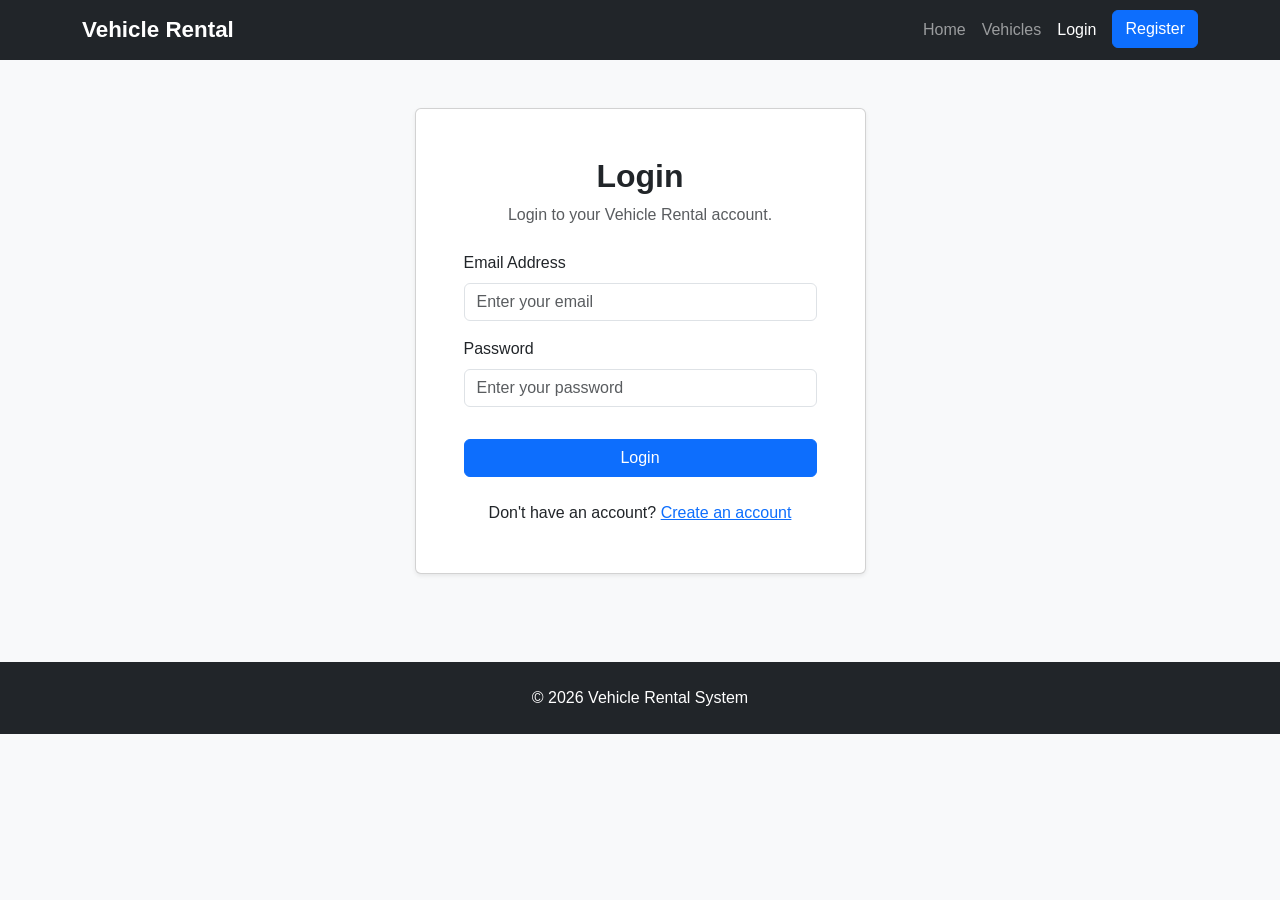
<file: src/main/resources/static/my-bookings.html>
<!DOCTYPE html>
<html lang="en">

<head>

    <meta charset="UTF-8">

    <meta
        name="viewport"
        content="width=device-width, initial-scale=1.0">

    <title>My Bookings - Vehicle Rental System</title>

    <link
        href="https://cdn.jsdelivr.net/npm/bootstrap@5.3.3/dist/css/bootstrap.min.css"
        rel="stylesheet">

    <link
        rel="stylesheet"
        href="css/style.css">

</head>

<body>

    <!-- NAVBAR -->
    <nav class="navbar navbar-expand-lg navbar-dark bg-dark">

        <div class="container">

            <a
                class="navbar-brand fw-bold"
                href="index.html">

                Vehicle Rental

            </a>

            <button
                class="navbar-toggler"
                type="button"
                data-bs-toggle="collapse"
                data-bs-target="#navbarMenu">

                <span class="navbar-toggler-icon"></span>

            </button>

            <div
                class="collapse navbar-collapse"
                id="navbarMenu">

                <ul class="navbar-nav ms-auto">

                    <li class="nav-item">

                        <a
                            class="nav-link"
                            href="index.html">

                            Home

                        </a>

                    </li>

                    <li class="nav-item">

                        <a
                            class="nav-link"
                            href="vehicles.html">

                            Vehicles

                        </a>

                    </li>

                    <li class="nav-item">

                        <a
                            class="nav-link active"
                            href="my-bookings.html">

                            My Bookings

                        </a>

                    </li>

                    <li class="nav-item">

                        <button
                            class="btn btn-outline-light ms-lg-2"
                            onclick="logout()">

                            Logout

                        </button>

                    </li>

                </ul>

            </div>

        </div>

    </nav>


    <!-- PAGE HEADER -->
    <section class="bg-dark text-white py-5">

        <div class="container text-center">

            <h1 class="fw-bold">
                My Bookings
            </h1>

            <p class="mb-0">
                View your vehicle rental bookings.
            </p>

        </div>

    </section>


    <!-- BOOKINGS -->
    <section class="container py-5">

        <div
            id="loadingMessage"
            class="text-center">

            <div
                class="spinner-border text-primary"
                role="status">
            </div>

            <p class="mt-3">
                Loading your bookings...
            </p>

        </div>


        <div
            id="errorMessage"
            class="alert alert-danger d-none"
            role="alert">
        </div>


        <div
            id="noBookingsMessage"
            class="alert alert-info d-none text-center">

            <h5>
                No bookings found
            </h5>

            <p>
                You have not made any vehicle bookings yet.
            </p>

            <a
                href="vehicles.html"
                class="btn btn-primary">

                Browse Vehicles

            </a>

        </div>


        <div
            id="bookingContainer"
            class="row g-4">

        </div>

    </section>


    <!-- FOOTER -->
    <footer class="bg-dark text-white text-center py-4">

        <div class="container">

            <p class="mb-0">
                © 2026 Vehicle Rental System
            </p>

        </div>

    </footer>


    <script
        src="https://cdn.jsdelivr.net/npm/bootstrap@5.3.3/dist/js/bootstrap.bundle.min.js">
    </script>


    <script>

        // --------------------------------------------------
        // CHECK LOGIN
        // --------------------------------------------------

        const userId =
            sessionStorage.getItem("userId");

        if (!userId) {

            window.location.href =
                "login.html";

        }


        // --------------------------------------------------
        // LOGOUT
        // --------------------------------------------------

        function logout() {

            sessionStorage.clear();

            window.location.href =
                "login.html";

        }


        // --------------------------------------------------
        // LOAD BOOKINGS
        // --------------------------------------------------

        async function loadBookings() {

            const loadingMessage =
                document.getElementById(
                    "loadingMessage"
                );

            const errorMessage =
                document.getElementById(
                    "errorMessage"
                );

            const noBookingsMessage =
                document.getElementById(
                    "noBookingsMessage"
                );

            const bookingContainer =
                document.getElementById(
                    "bookingContainer"
                );


            try {

                console.log(
                    "Logged-in user ID:",
                    userId
                );


                const response =
                    await fetch(
                        "/api/bookings/user/" +
                        encodeURIComponent(userId)
                    );


                console.log(
                    "Bookings API status:",
                    response.status
                );


                if (!response.ok) {

                    const errorText =
                        await response.text();

                    throw new Error(
                        errorText ||
                        "Unable to load bookings"
                    );

                }


                const bookings =
                    await response.json();


                console.log(
                    "Bookings received:",
                    bookings
                );


                loadingMessage.classList.add(
                    "d-none"
                );


                if (
                    !Array.isArray(bookings) ||
                    bookings.length === 0
                ) {

                    noBookingsMessage.classList.remove(
                        "d-none"
                    );

                    return;

                }


                bookings.forEach(
                    booking => {

                        const card =
                            document.createElement(
                                "div"
                            );


                        card.className =
                            "col-md-6 col-lg-4";


                        const paymentBadge =
                            booking.paymentStatus === "PAID"
                            ? "bg-success"
                            : "bg-warning text-dark";


                        const bookingBadge =
                            booking.bookingStatus === "CONFIRMED"
                            ? "bg-success"
                            : "bg-warning text-dark";


                        card.innerHTML = `

                            <div
                                class="card h-100 shadow-sm">

                                <div
                                    class="card-body">

                                    <div
                                        class="d-flex justify-content-between align-items-start">

                                        <h5
                                            class="card-title fw-bold">

                                            ${booking.vehicle.name}

                                        </h5>

                                        <span
                                            class="badge ${bookingBadge}">

                                            ${booking.bookingStatus}

                                        </span>

                                    </div>


                                    <p
                                        class="text-muted">

                                        ${booking.vehicle.brand}
                                        ${booking.vehicle.model}

                                    </p>


                                    <hr>


                                    <p>

                                        <strong>
                                            Booking ID:
                                        </strong>

                                        ${booking.id}

                                    </p>


                                    <p>

                                        <strong>
                                            Start Date:
                                        </strong>

                                        ${booking.startDate}

                                    </p>


                                    <p>

                                        <strong>
                                            End Date:
                                        </strong>

                                        ${booking.endDate}

                                    </p>


                                    <p>

                                        <strong>
                                            Total Amount:
                                        </strong>

                                        ₹${booking.totalAmount}

                                    </p>


                                    <p>

                                        <strong>
                                            Payment:
                                        </strong>

                                        <span
                                            class="badge ${paymentBadge}">

                                            ${booking.paymentStatus}

                                        </span>

                                    </p>


                                    <a
                                        href="booking-confirmation.html?bookingId=${booking.id}"
                                        class="btn btn-primary w-100 mt-2">

                                        View Booking

                                    </a>

                                </div>

                            </div>

                        `;


                        bookingContainer.appendChild(
                            card
                        );

                    }
                );

            }


            catch (error) {

                console.error(
                    "Booking loading error:",
                    error
                );


                loadingMessage.classList.add(
                    "d-none"
                );


                errorMessage.classList.remove(
                    "d-none"
                );


                errorMessage.textContent =
                    "Unable to load bookings: " +
                    error.message;

            }

        }


        // --------------------------------------------------
        // START
        // --------------------------------------------------

        if (userId) {

            loadBookings();

        }

    </script>

</body>

</html>
</file>
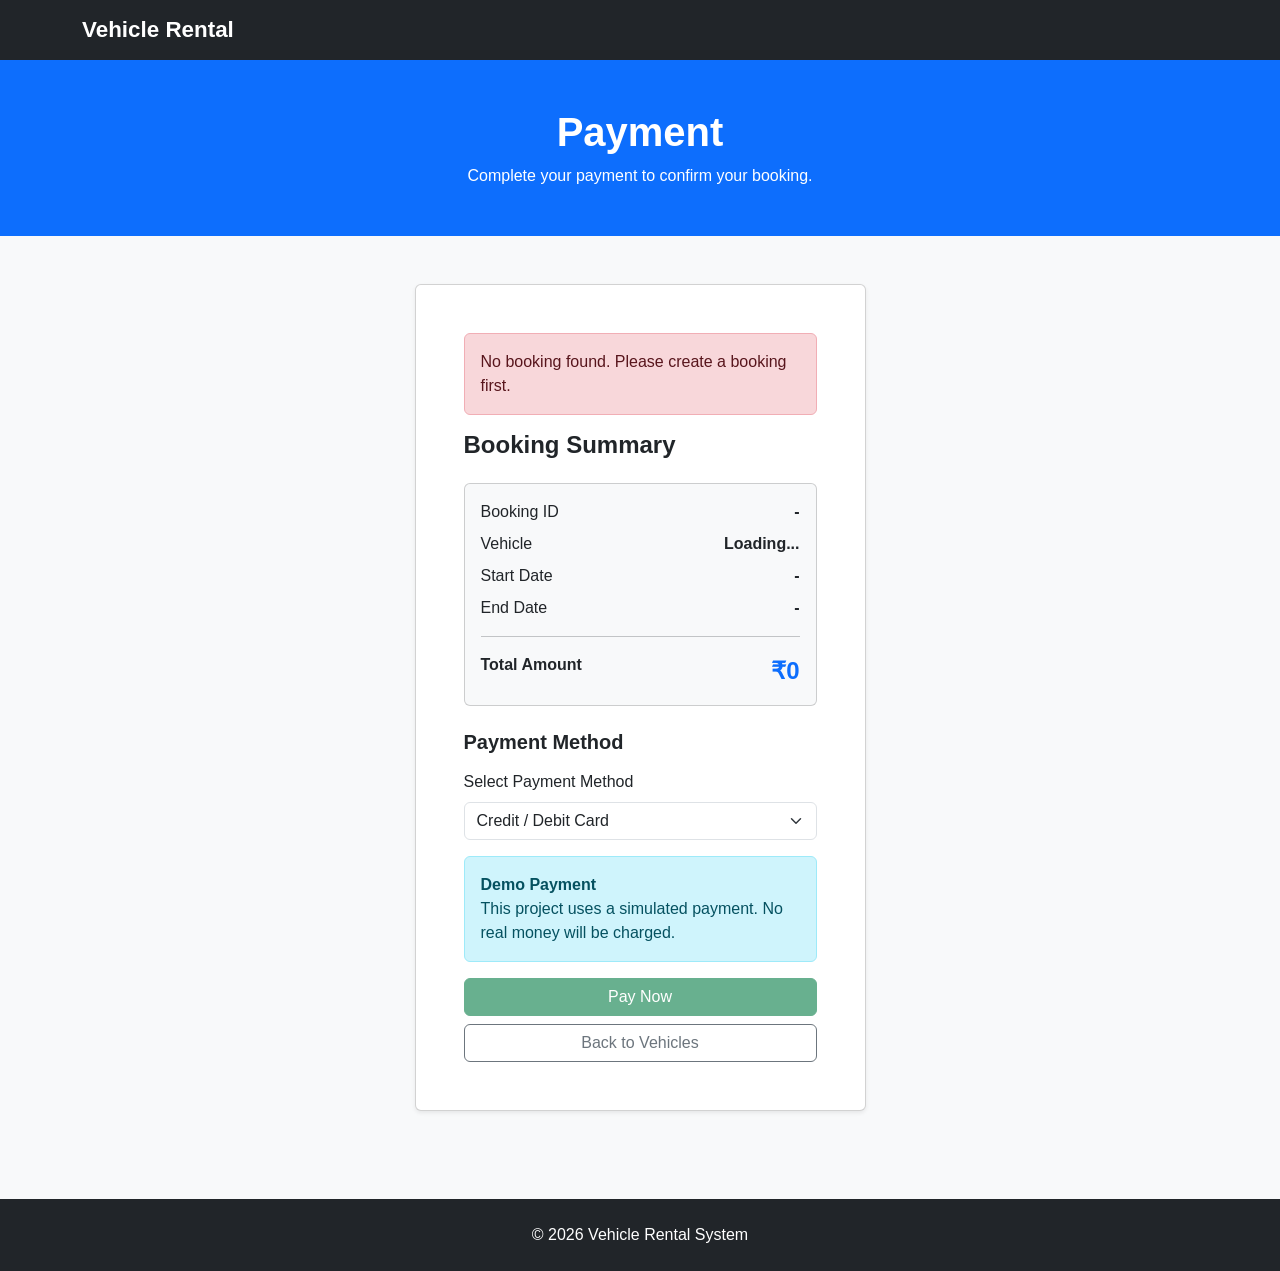
<file: src/main/resources/static/payment.html>
<!DOCTYPE html>
<html lang="en">

<head>

    <meta charset="UTF-8">

    <meta
        name="viewport"
        content="width=device-width, initial-scale=1.0">

    <title>Payment - Vehicle Rental System</title>

    <!-- Bootstrap CSS -->
    <link
        href="https://cdn.jsdelivr.net/npm/bootstrap@5.3.3/dist/css/bootstrap.min.css"
        rel="stylesheet">

    <!-- Custom CSS -->
    <link
        rel="stylesheet"
        href="css/style.css">

</head>

<body>

    <!-- Navigation -->
    <nav class="navbar navbar-expand-lg navbar-dark bg-dark">

        <div class="container">

            <a
                class="navbar-brand fw-bold"
                href="index.html">

                Vehicle Rental

            </a>

        </div>

    </nav>


    <!-- Header -->
    <section class="bg-primary text-white py-5">

        <div class="container text-center">

            <h1 class="fw-bold">
                Payment
            </h1>

            <p class="mb-0">
                Complete your payment to confirm your booking.
            </p>

        </div>

    </section>


    <!-- Payment Section -->
    <section class="container py-5">

        <div class="row justify-content-center">

            <div class="col-md-7 col-lg-5">

                <div class="card shadow-sm">

                    <div class="card-body p-4 p-md-5">

                        <div
                            id="errorMessage"
                            class="alert alert-danger d-none">
                        </div>


                        <div
                            id="successMessage"
                            class="alert alert-success d-none">
                        </div>


                        <!-- Booking Information -->
                        <h4 class="fw-bold mb-4">
                            Booking Summary
                        </h4>


                        <div class="card bg-light mb-4">

                            <div class="card-body">

                                <div
                                    class="d-flex justify-content-between mb-2">

                                    <span>
                                        Booking ID
                                    </span>

                                    <strong id="bookingId">
                                        -
                                    </strong>

                                </div>


                                <div
                                    class="d-flex justify-content-between mb-2">

                                    <span>
                                        Vehicle
                                    </span>

                                    <strong id="vehicleName">
                                        Loading...
                                    </strong>

                                </div>


                                <div
                                    class="d-flex justify-content-between mb-2">

                                    <span>
                                        Start Date
                                    </span>

                                    <strong id="startDate">
                                        -
                                    </strong>

                                </div>


                                <div
                                    class="d-flex justify-content-between mb-2">

                                    <span>
                                        End Date
                                    </span>

                                    <strong id="endDate">
                                        -
                                    </strong>

                                </div>


                                <hr>


                                <div
                                    class="d-flex justify-content-between">

                                    <span class="fw-bold">
                                        Total Amount
                                    </span>

                                    <strong
                                        id="totalAmount"
                                        class="text-primary fs-4">

                                        ₹0

                                    </strong>

                                </div>

                            </div>

                        </div>


                        <!-- Payment Information -->
                        <h5 class="fw-bold mb-3">
                            Payment Method
                        </h5>


                        <div class="mb-3">

                            <label
                                for="paymentMethod"
                                class="form-label">

                                Select Payment Method

                            </label>


                            <select
                                id="paymentMethod"
                                class="form-select">

                                <option value="CARD">
                                    Credit / Debit Card
                                </option>

                                <option value="UPI">
                                    UPI
                                </option>

                                <option value="CASH">
                                    Cash
                                </option>

                            </select>

                        </div>


                        <!-- Simulated Payment Notice -->
                        <div class="alert alert-info">

                            <strong>
                                Demo Payment
                            </strong>

                            <br>

                            This project uses a simulated payment.
                            No real money will be charged.

                        </div>


                        <!-- Pay Button -->
                        <button
                            id="payButton"
                            class="btn btn-success w-100">

                            Pay Now

                        </button>


                        <!-- Back Button -->
                        <a
                            href="vehicles.html"
                            class="btn btn-outline-secondary w-100 mt-2">

                            Back to Vehicles

                        </a>

                    </div>

                </div>

            </div>

        </div>

    </section>


    <!-- Footer -->
    <footer class="bg-dark text-white text-center py-4">

        <div class="container">

            <p class="mb-0">
                © 2026 Vehicle Rental System
            </p>

        </div>

    </footer>


    <!-- Bootstrap JavaScript -->
    <script
        src="https://cdn.jsdelivr.net/npm/bootstrap@5.3.3/dist/js/bootstrap.bundle.min.js">
    </script>


    <!-- Payment JavaScript -->
    <script>

        /*
         * ==========================================
         * GET BOOKING ID
         * ==========================================
         */

        const bookingId =
            sessionStorage.getItem(
                "bookingId"
            );


        /*
         * ==========================================
         * HTML ELEMENTS
         * ==========================================
         */

        const bookingIdElement =
            document.getElementById(
                "bookingId"
            );


        const vehicleNameElement =
            document.getElementById(
                "vehicleName"
            );


        const startDateElement =
            document.getElementById(
                "startDate"
            );


        const endDateElement =
            document.getElementById(
                "endDate"
            );


        const totalAmountElement =
            document.getElementById(
                "totalAmount"
            );


        const paymentMethod =
            document.getElementById(
                "paymentMethod"
            );


        const payButton =
            document.getElementById(
                "payButton"
            );


        const errorMessage =
            document.getElementById(
                "errorMessage"
            );


        const successMessage =
            document.getElementById(
                "successMessage"
            );


        /*
         * ==========================================
         * LOAD BOOKING
         * ==========================================
         */

        async function loadBooking() {

            /*
             * Check booking ID
             */
            if (!bookingId) {

                showError(
                    "No booking found. Please create a booking first."
                );

                payButton.disabled =
                    true;

                return;

            }


            try {

                const response =
                    await fetch(
                        "/api/bookings/" +
                        bookingId
                    );


                if (!response.ok) {

                    throw new Error(
                        "Unable to load booking."
                    );

                }


                const booking =
                    await response.json();


                /*
                 * Display booking details
                 */
                bookingIdElement.textContent =
                    booking.id;


                vehicleNameElement.textContent =
                    booking.vehicle
                    ? booking.vehicle.name
                    : "Unknown";


                startDateElement.textContent =
                    booking.startDate;


                endDateElement.textContent =
                    booking.endDate;


                totalAmountElement.textContent =
                    "₹" +
                    booking.totalAmount;


                /*
                 * Check payment status
                 */
                if (
                    booking.paymentStatus ===
                    "PAID"
                ) {

                    showError(
                        "Payment for this booking has already been completed."
                    );

                    payButton.disabled =
                        true;

                }

            }

            catch (error) {

                showError(
                    error.message
                );

                payButton.disabled =
                    true;

            }

        }


        /*
         * ==========================================
         * MAKE PAYMENT
         * ==========================================
         */

        payButton.addEventListener(
            "click",
            async function() {

                /*
                 * Clear messages
                 */
                errorMessage.classList.add(
                    "d-none"
                );


                successMessage.classList.add(
                    "d-none"
                );


                /*
                 * Check booking ID
                 */
                if (!bookingId) {

                    showError(
                        "Booking ID is missing."
                    );

                    return;

                }


                /*
                 * Disable button
                 */
                payButton.disabled =
                    true;


                payButton.textContent =
                    "Processing Payment...";


                try {

                    /*
                     * Send payment request
                     */
                    const response =
                        await fetch(
                            "/api/payments/" +
                            bookingId,
                            {
                                method: "POST"
                            }
                        );


                    /*
                     * Handle error
                     */
                    if (!response.ok) {

                        const errorText =
                            await response.text();


                        throw new Error(
                            errorText ||
                            "Payment failed."
                        );

                    }


                    /*
                     * Get updated booking
                     */
                    const booking =
                        await response.json();


                    /*
                     * Verify payment
                     */
                    if (
                        booking.paymentStatus !==
                        "PAID"
                    ) {

                        throw new Error(
                            "Payment was not completed."
                        );

                    }


                    /*
                     * Show success
                     */
                    successMessage.innerHTML = `

                        <strong>
                            Payment successful!
                        </strong>

                        <br>

                        Booking #${booking.id}
                        is now confirmed.

                    `;


                    successMessage.classList.remove(
                        "d-none"
                    );


                    /*
                     * Update button
                     */
                    payButton.textContent =
                        "Payment Completed";


                    /*
                     * Redirect to confirmation
                     */
                    setTimeout(
                        function() {

                            window.location.href =
                                "booking-confirmation.html?bookingId=" +
                                booking.id;

                        },
                        1500
                    );

                }

                catch (error) {

                    showError(
                        error.message
                    );


                    payButton.disabled =
                        false;


                    payButton.textContent =
                        "Pay Now";

                }

            }
        );


        /*
         * ==========================================
         * SHOW ERROR
         * ==========================================
         */

        function showError(message) {

            errorMessage.textContent =
                message;


            errorMessage.classList.remove(
                "d-none"
            );

        }


        /*
         * ==========================================
         * START
         * ==========================================
         */

        loadBooking();

    </script>

</body>

</html>
</file>
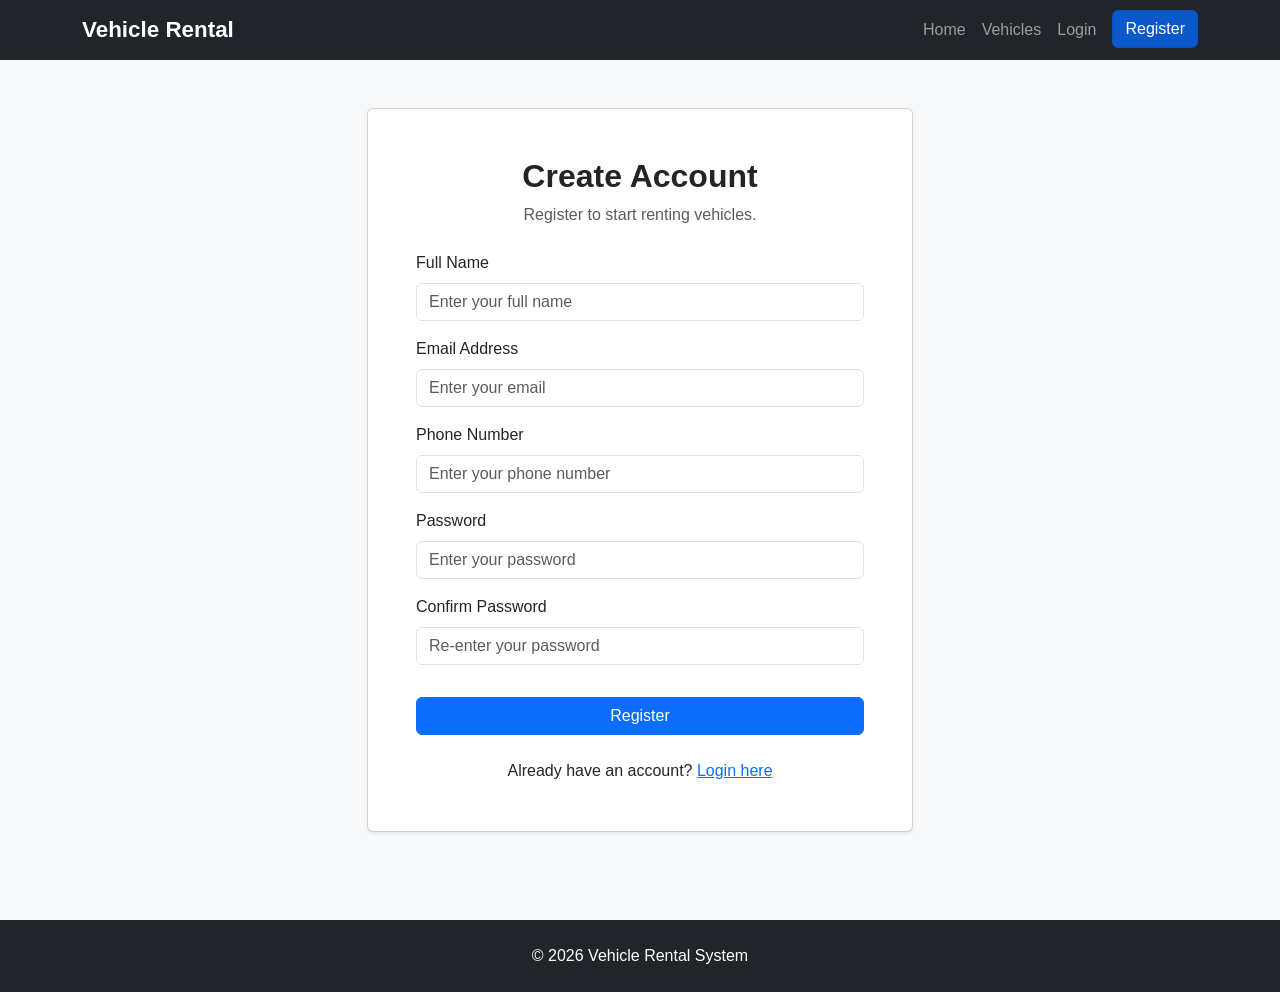
<file: src/main/resources/static/register.html>
<!DOCTYPE html>
<html lang="en">

<head>
    <meta charset="UTF-8">
    <meta name="viewport" content="width=device-width, initial-scale=1.0">

    <title>Register - Vehicle Rental System</title>

    <link
        href="https://cdn.jsdelivr.net/npm/bootstrap@5.3.3/dist/css/bootstrap.min.css"
        rel="stylesheet">

    <link rel="stylesheet" href="css/style.css">
</head>

<body>

    <!-- Navigation Bar -->
    <nav class="navbar navbar-expand-lg navbar-dark bg-dark">

        <div class="container">

            <a class="navbar-brand fw-bold" href="index.html">
                Vehicle Rental
            </a>

            <button
                class="navbar-toggler"
                type="button"
                data-bs-toggle="collapse"
                data-bs-target="#navbarMenu">

                <span class="navbar-toggler-icon"></span>

            </button>

            <div
                class="collapse navbar-collapse"
                id="navbarMenu">

                <ul class="navbar-nav ms-auto">

                    <li class="nav-item">
                        <a
                            class="nav-link"
                            href="index.html">
                            Home
                        </a>
                    </li>

                    <li class="nav-item">
                        <a
                            class="nav-link"
                            href="vehicles.html">
                            Vehicles
                        </a>
                    </li>

                    <li class="nav-item">
                        <a
                            class="nav-link"
                            href="login.html">
                            Login
                        </a>
                    </li>

                    <li class="nav-item">
                        <a
                            class="btn btn-primary ms-lg-2 active"
                            href="register.html">
                            Register
                        </a>
                    </li>

                </ul>

            </div>

        </div>

    </nav>


    <!-- Registration Section -->
    <section class="container py-5">

        <div class="row justify-content-center">

            <div class="col-md-7 col-lg-6">

                <div class="card shadow-sm">

                    <div class="card-body p-4 p-md-5">

                        <div class="text-center mb-4">

                            <h2 class="fw-bold">
                                Create Account
                            </h2>

                            <p class="text-muted">
                                Register to start renting vehicles.
                            </p>

                        </div>


                        <!-- Success Message -->
                        <div
                            id="successMessage"
                            class="alert alert-success d-none"
                            role="alert">
                        </div>


                        <!-- Error Message -->
                        <div
                            id="errorMessage"
                            class="alert alert-danger d-none"
                            role="alert">
                        </div>


                        <!-- Registration Form -->
                        <form id="registerForm">

                            <!-- Name -->
                            <div class="mb-3">

                                <label
                                    for="name"
                                    class="form-label">
                                    Full Name
                                </label>

                                <input
                                    type="text"
                                    class="form-control"
                                    id="name"
                                    placeholder="Enter your full name"
                                    required>

                            </div>


                            <!-- Email -->
                            <div class="mb-3">

                                <label
                                    for="email"
                                    class="form-label">
                                    Email Address
                                </label>

                                <input
                                    type="email"
                                    class="form-control"
                                    id="email"
                                    placeholder="Enter your email"
                                    required>

                            </div>


                            <!-- Phone -->
                            <div class="mb-3">

                                <label
                                    for="phone"
                                    class="form-label">
                                    Phone Number
                                </label>

                                <input
                                    type="tel"
                                    class="form-control"
                                    id="phone"
                                    placeholder="Enter your phone number"
                                    maxlength="10"
                                    required>

                            </div>


                            <!-- Password -->
                            <div class="mb-3">

                                <label
                                    for="password"
                                    class="form-label">
                                    Password
                                </label>

                                <input
                                    type="password"
                                    class="form-control"
                                    id="password"
                                    placeholder="Enter your password"
                                    required>

                            </div>


                            <!-- Confirm Password -->
                            <div class="mb-3">

                                <label
                                    for="confirmPassword"
                                    class="form-label">
                                    Confirm Password
                                </label>

                                <input
                                    type="password"
                                    class="form-control"
                                    id="confirmPassword"
                                    placeholder="Re-enter your password"
                                    required>

                            </div>


                            <!-- Register Button -->
                            <button
                                type="submit"
                                id="registerButton"
                                class="btn btn-primary w-100 mt-3">

                                Register

                            </button>

                        </form>


                        <!-- Login Link -->
                        <div class="text-center mt-4">

                            <p class="mb-0">

                                Already have an account?

                                <a href="login.html">
                                    Login here
                                </a>

                            </p>

                        </div>

                    </div>

                </div>

            </div>

        </div>

    </section>


    <!-- Footer -->
    <footer class="bg-dark text-white text-center py-4">

        <div class="container">

            <p class="mb-0">
                © 2026 Vehicle Rental System
            </p>

        </div>

    </footer>


    <!-- Bootstrap JavaScript -->
    <script
        src="https://cdn.jsdelivr.net/npm/bootstrap@5.3.3/dist/js/bootstrap.bundle.min.js">
    </script>


    <!-- Registration JavaScript -->
    <script>

        const registerForm =
            document.getElementById("registerForm");

        const successMessage =
            document.getElementById("successMessage");

        const errorMessage =
            document.getElementById("errorMessage");

        const registerButton =
            document.getElementById("registerButton");


        registerForm.addEventListener("submit", async function(event) {

            event.preventDefault();


            // Get form values
            const name =
                document.getElementById("name").value.trim();

            const email =
                document.getElementById("email").value.trim();

            const phone =
                document.getElementById("phone").value.trim();

            const password =
                document.getElementById("password").value;

            const confirmPassword =
                document.getElementById("confirmPassword").value;


            // Clear previous messages
            successMessage.classList.add("d-none");
            errorMessage.classList.add("d-none");


            // Check password
            if (password !== confirmPassword) {

                errorMessage.textContent =
                    "Passwords do not match.";

                errorMessage.classList.remove("d-none");

                return;
            }


            // Check phone number
            if (!/^[0-9]{10}$/.test(phone)) {

                errorMessage.textContent =
                    "Please enter a valid 10-digit phone number.";

                errorMessage.classList.remove("d-none");

                return;
            }


            // Disable button while registering
            registerButton.disabled = true;

            registerButton.textContent =
                "Registering...";


            try {

                const response = await fetch(
                    "/api/auth/register",
                    {
                        method: "POST",

                        headers: {
                            "Content-Type": "application/json"
                        },

                        body: JSON.stringify({
                            name: name,
                            email: email,
                            phone: phone,
                            password: password
                        })
                    }
                );


                const result = await response.text();


                if (!response.ok) {

                    throw new Error(result);

                }


                // Registration successful
                successMessage.textContent =
                    "Registration successful! Redirecting to login...";

                successMessage.classList.remove("d-none");


                registerForm.reset();


                // Redirect to login page after 2 seconds
                setTimeout(function() {

                    window.location.href = "login.html";

                }, 2000);


            } catch (error) {

                errorMessage.textContent =
                    error.message ||
                    "Registration failed. Please try again.";

                errorMessage.classList.remove("d-none");

            } finally {

                registerButton.disabled = false;

                registerButton.textContent =
                    "Register";

            }

        });

    </script>

</body>

</html>
</file>
<file: src/main/resources/static/css/style.css>
body {
    font-family: Arial, sans-serif;
    background-color: #f8f9fa;
}


/* Navigation */
.navbar-brand {
    font-size: 1.4rem;
}


/* Hero Section */
.hero-section {
    min-height: 500px;

    display: flex;
    align-items: center;
    justify-content: center;

    background: linear-gradient(
        rgba(0, 0, 0, 0.65),
        rgba(0, 0, 0, 0.65)
    ),
    url("https://images.unsplash.com/photo-1503376780353-7e6692767b70?auto=format&fit=crop&w=1600&q=80");

    background-size: cover;
    background-position: center;

    color: white;
}


/* Feature Cards */
.feature-card {
    border: none;
    transition: transform 0.3s ease;
}

.feature-card:hover {
    transform: translateY(-8px);
}


/* Buttons */
.btn {
    border-radius: 6px;
}


/* Footer */
footer {
    margin-top: 40px;
}
</file>
